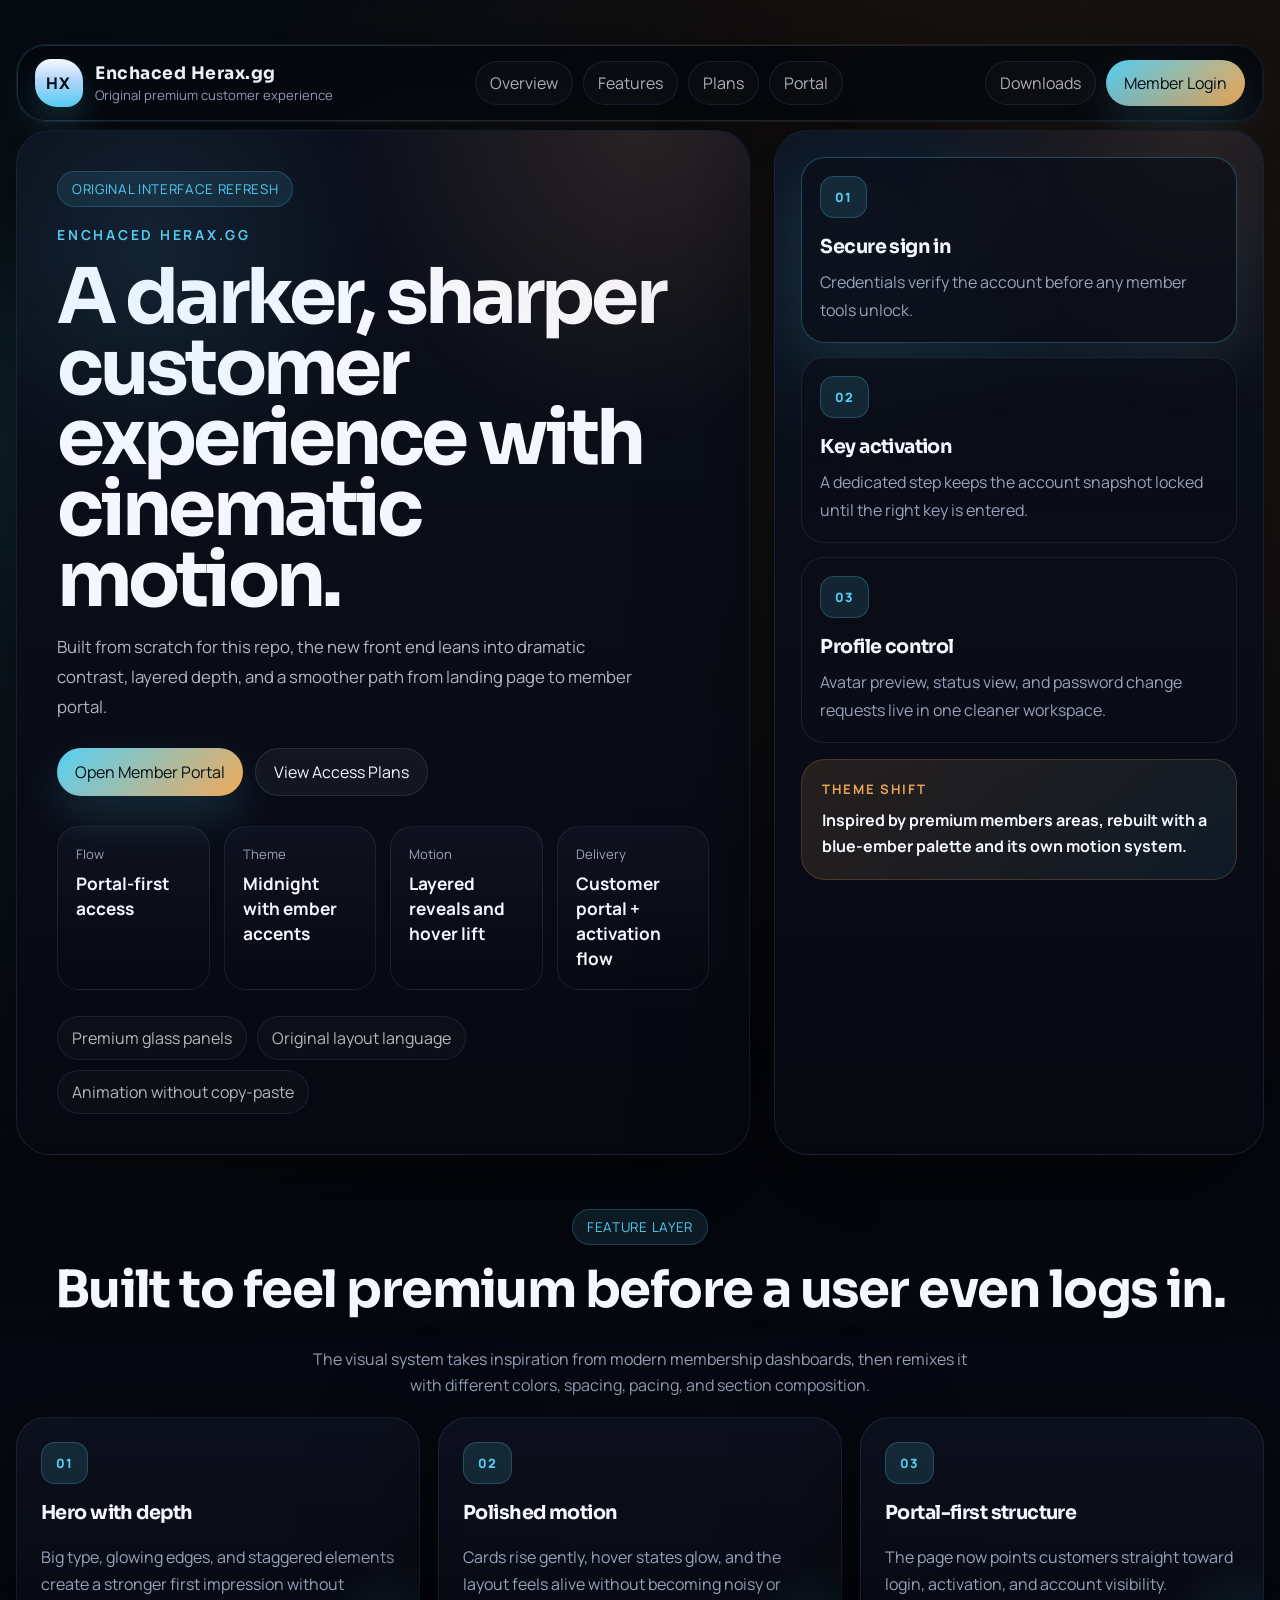
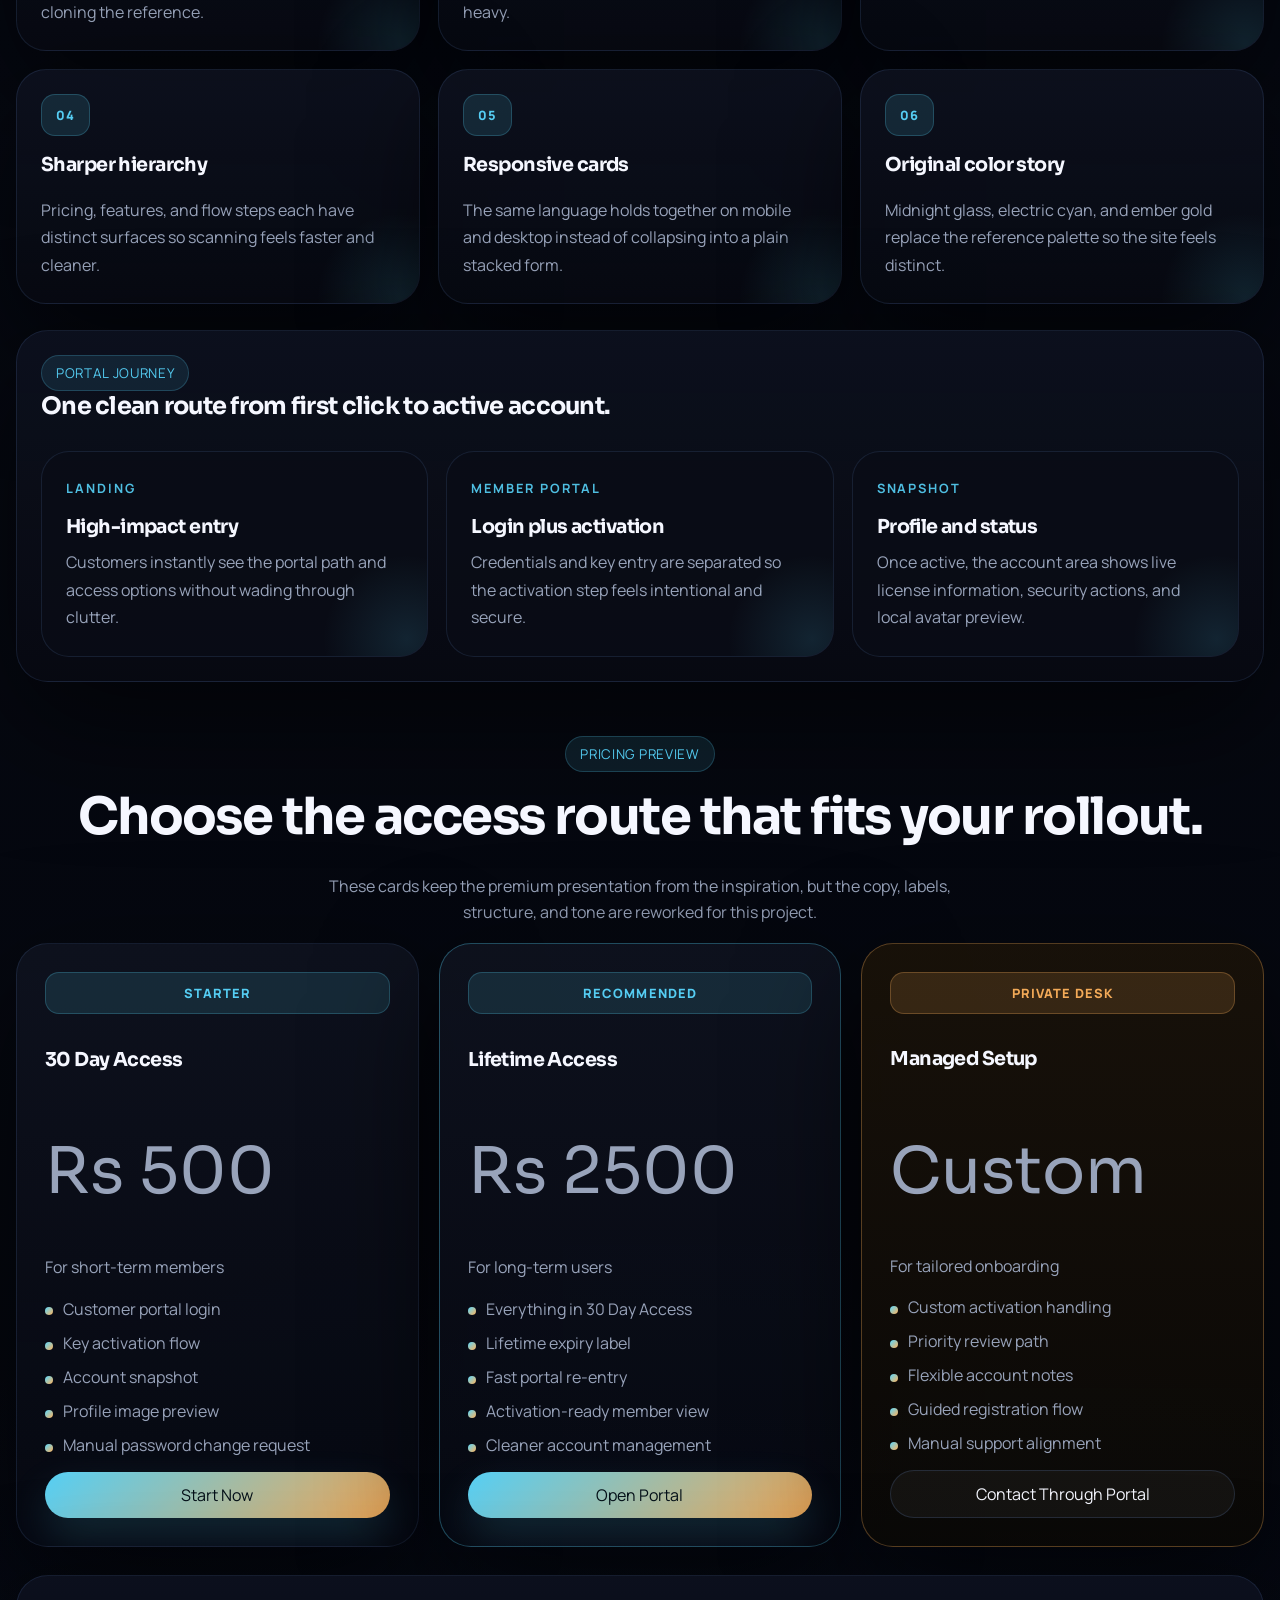
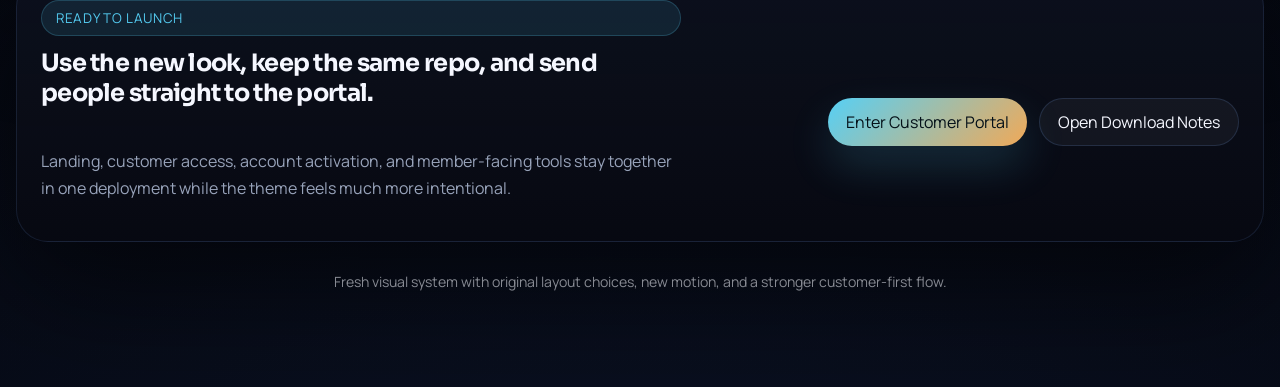
<file: index.html>
<!DOCTYPE html>
<html lang="en">
<head>
  <meta charset="UTF-8" />
  <meta name="viewport" content="width=device-width, initial-scale=1.0" />
  <title>Enchaced Herax.gg Portal</title>
  <link rel="stylesheet" href="css/site.css" />
</head>
<body class="page-home">
  <div class="page-shell">
    <nav class="site-nav">
      <a class="brand" href="index.html">
        <span class="brand-mark">HX</span>
        <span class="brand-copy">
          <strong>Enchaced Herax.gg</strong>
          <span>Original premium customer experience</span>
        </span>
      </a>
      <div class="nav-links">
        <a href="#overview">Overview</a>
        <a href="#features">Features</a>
        <a href="#plans">Plans</a>
        <a href="customer.html">Portal</a>
      </div>
      <div class="nav-actions">
        <a class="ghost-chip" href="exe/README.md">Downloads</a>
        <a class="btn btn-primary" href="customer.html">Member Login</a>
      </div>
    </nav>

    <section class="hero-grid hero-home" id="overview">
      <article class="hero-card hero-card-main">
        <span class="eyebrow">Original Interface Refresh</span>
        <p class="hero-kicker">Enchaced Herax.gg</p>
        <h1 class="headline">A darker, sharper customer experience with cinematic motion.</h1>
        <p class="lede">Built from scratch for this repo, the new front end leans into dramatic contrast, layered depth, and a smoother path from landing page to member portal.</p>
        <div class="hero-actions">
          <a class="btn btn-primary" href="customer.html">Open Member Portal</a>
          <a class="btn btn-secondary" href="#plans">View Access Plans</a>
        </div>
        <div class="hero-metrics hero-metrics-rich">
          <div class="metric">
            <span>Flow</span>
            <strong>Portal-first access</strong>
          </div>
          <div class="metric">
            <span>Theme</span>
            <strong>Midnight with ember accents</strong>
          </div>
          <div class="metric">
            <span>Motion</span>
            <strong>Layered reveals and hover lift</strong>
          </div>
          <div class="metric">
            <span>Delivery</span>
            <strong>Customer portal + activation flow</strong>
          </div>
        </div>
        <div class="ticker-row">
          <span class="ghost-chip">Premium glass panels</span>
          <span class="ghost-chip">Original layout language</span>
          <span class="ghost-chip">Animation without copy-paste</span>
        </div>
      </article>

      <aside class="surface hero-aside">
        <div class="signal-stack">
          <article class="signal-tile active">
            <span>01</span>
            <strong>Secure sign in</strong>
            <p>Credentials verify the account before any member tools unlock.</p>
          </article>
          <article class="signal-tile">
            <span>02</span>
            <strong>Key activation</strong>
            <p>A dedicated step keeps the account snapshot locked until the right key is entered.</p>
          </article>
          <article class="signal-tile">
            <span>03</span>
            <strong>Profile control</strong>
            <p>Avatar preview, status view, and password change requests live in one cleaner workspace.</p>
          </article>
        </div>
        <div class="float-note">
          <span>Theme Shift</span>
          <strong>Inspired by premium members areas, rebuilt with a blue-ember palette and its own motion system.</strong>
        </div>
      </aside>
    </section>

    <section class="section-heading" id="features">
      <span class="eyebrow">Feature Layer</span>
      <h2 class="subhead section-title">Built to feel premium before a user even logs in.</h2>
      <p class="subcopy">The visual system takes inspiration from modern membership dashboards, then remixes it with different colors, spacing, pacing, and section composition.</p>
    </section>

    <section class="feature-showcase">
      <article class="feature-card">
        <span class="feature-index">01</span>
        <h3>Hero with depth</h3>
        <p>Big type, glowing edges, and staggered elements create a stronger first impression without cloning the reference.</p>
      </article>
      <article class="feature-card">
        <span class="feature-index">02</span>
        <h3>Polished motion</h3>
        <p>Cards rise gently, hover states glow, and the layout feels alive without becoming noisy or heavy.</p>
      </article>
      <article class="feature-card">
        <span class="feature-index">03</span>
        <h3>Portal-first structure</h3>
        <p>The page now points customers straight toward login, activation, and account visibility.</p>
      </article>
      <article class="feature-card">
        <span class="feature-index">04</span>
        <h3>Sharper hierarchy</h3>
        <p>Pricing, features, and flow steps each have distinct surfaces so scanning feels faster and cleaner.</p>
      </article>
      <article class="feature-card">
        <span class="feature-index">05</span>
        <h3>Responsive cards</h3>
        <p>The same language holds together on mobile and desktop instead of collapsing into a plain stacked form.</p>
      </article>
      <article class="feature-card">
        <span class="feature-index">06</span>
        <h3>Original color story</h3>
        <p>Midnight glass, electric cyan, and ember gold replace the reference palette so the site feels distinct.</p>
      </article>
    </section>

    <section class="panel narrative-panel">
      <div class="panel-header">
        <div>
          <span class="eyebrow">Portal Journey</span>
          <h2>One clean route from first click to active account.</h2>
        </div>
      </div>
      <div class="journey-grid">
        <article class="journey-card">
          <span>Landing</span>
          <strong>High-impact entry</strong>
          <p>Customers instantly see the portal path and access options without wading through clutter.</p>
        </article>
        <article class="journey-card">
          <span>Member Portal</span>
          <strong>Login plus activation</strong>
          <p>Credentials and key entry are separated so the activation step feels intentional and secure.</p>
        </article>
        <article class="journey-card">
          <span>Snapshot</span>
          <strong>Profile and status</strong>
          <p>Once active, the account area shows live license information, security actions, and local avatar preview.</p>
        </article>
      </div>
    </section>

    <section class="section-heading" id="plans">
      <span class="eyebrow">Pricing Preview</span>
      <h2 class="subhead section-title">Choose the access route that fits your rollout.</h2>
      <p class="subcopy">These cards keep the premium presentation from the inspiration, but the copy, labels, structure, and tone are reworked for this project.</p>
    </section>

    <section class="pricing-grid">
      <article class="plan-card">
        <span class="plan-badge">Starter</span>
        <h3>30 Day Access</h3>
        <p class="plan-price">Rs 500</p>
        <p class="plan-unit">For short-term members</p>
        <ul class="plan-list">
          <li>Customer portal login</li>
          <li>Key activation flow</li>
          <li>Account snapshot</li>
          <li>Profile image preview</li>
          <li>Manual password change request</li>
        </ul>
        <a class="btn btn-primary" href="customer.html">Start Now</a>
      </article>

      <article class="plan-card featured">
        <span class="plan-badge">Recommended</span>
        <h3>Lifetime Access</h3>
        <p class="plan-price">Rs 2500</p>
        <p class="plan-unit">For long-term users</p>
        <ul class="plan-list">
          <li>Everything in 30 Day Access</li>
          <li>Lifetime expiry label</li>
          <li>Fast portal re-entry</li>
          <li>Activation-ready member view</li>
          <li>Cleaner account management</li>
        </ul>
        <a class="btn btn-primary" href="customer.html">Open Portal</a>
      </article>

      <article class="plan-card warm">
        <span class="plan-badge">Private Desk</span>
        <h3>Managed Setup</h3>
        <p class="plan-price">Custom</p>
        <p class="plan-unit">For tailored onboarding</p>
        <ul class="plan-list">
          <li>Custom activation handling</li>
          <li>Priority review path</li>
          <li>Flexible account notes</li>
          <li>Guided registration flow</li>
          <li>Manual support alignment</li>
        </ul>
        <a class="btn btn-secondary" href="customer.html">Contact Through Portal</a>
      </article>
    </section>

    <section class="panel cta-panel">
      <div class="cta-copy">
        <span class="eyebrow">Ready To Launch</span>
        <h2>Use the new look, keep the same repo, and send people straight to the portal.</h2>
        <p class="subcopy">Landing, customer access, account activation, and member-facing tools stay together in one deployment while the theme feels much more intentional.</p>
      </div>
      <div class="hero-actions">
        <a class="btn btn-primary" href="customer.html">Enter Customer Portal</a>
        <a class="btn btn-secondary" href="exe/README.md">Open Download Notes</a>
      </div>
    </section>
    <p class="footer-note">Fresh visual system with original layout choices, new motion, and a stronger customer-first flow.</p>
  </div>
</body>
</html>
</file>
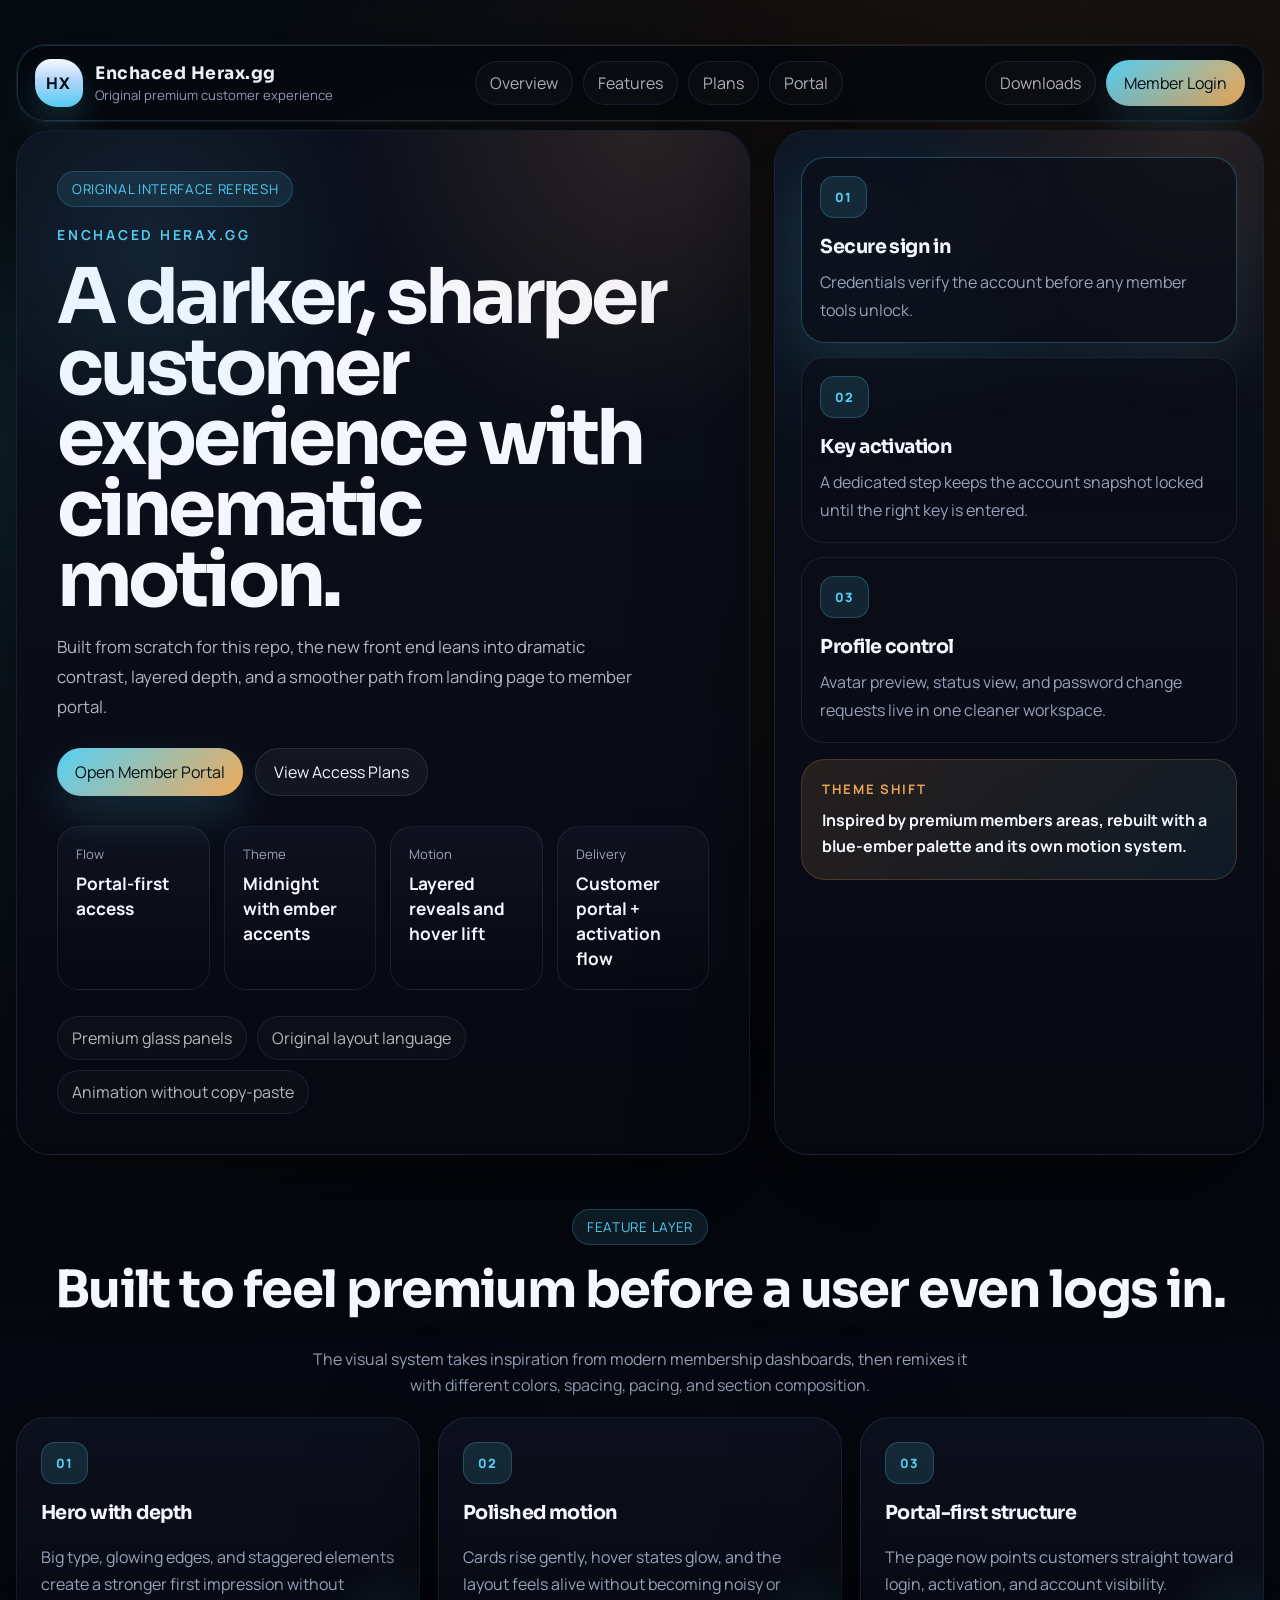
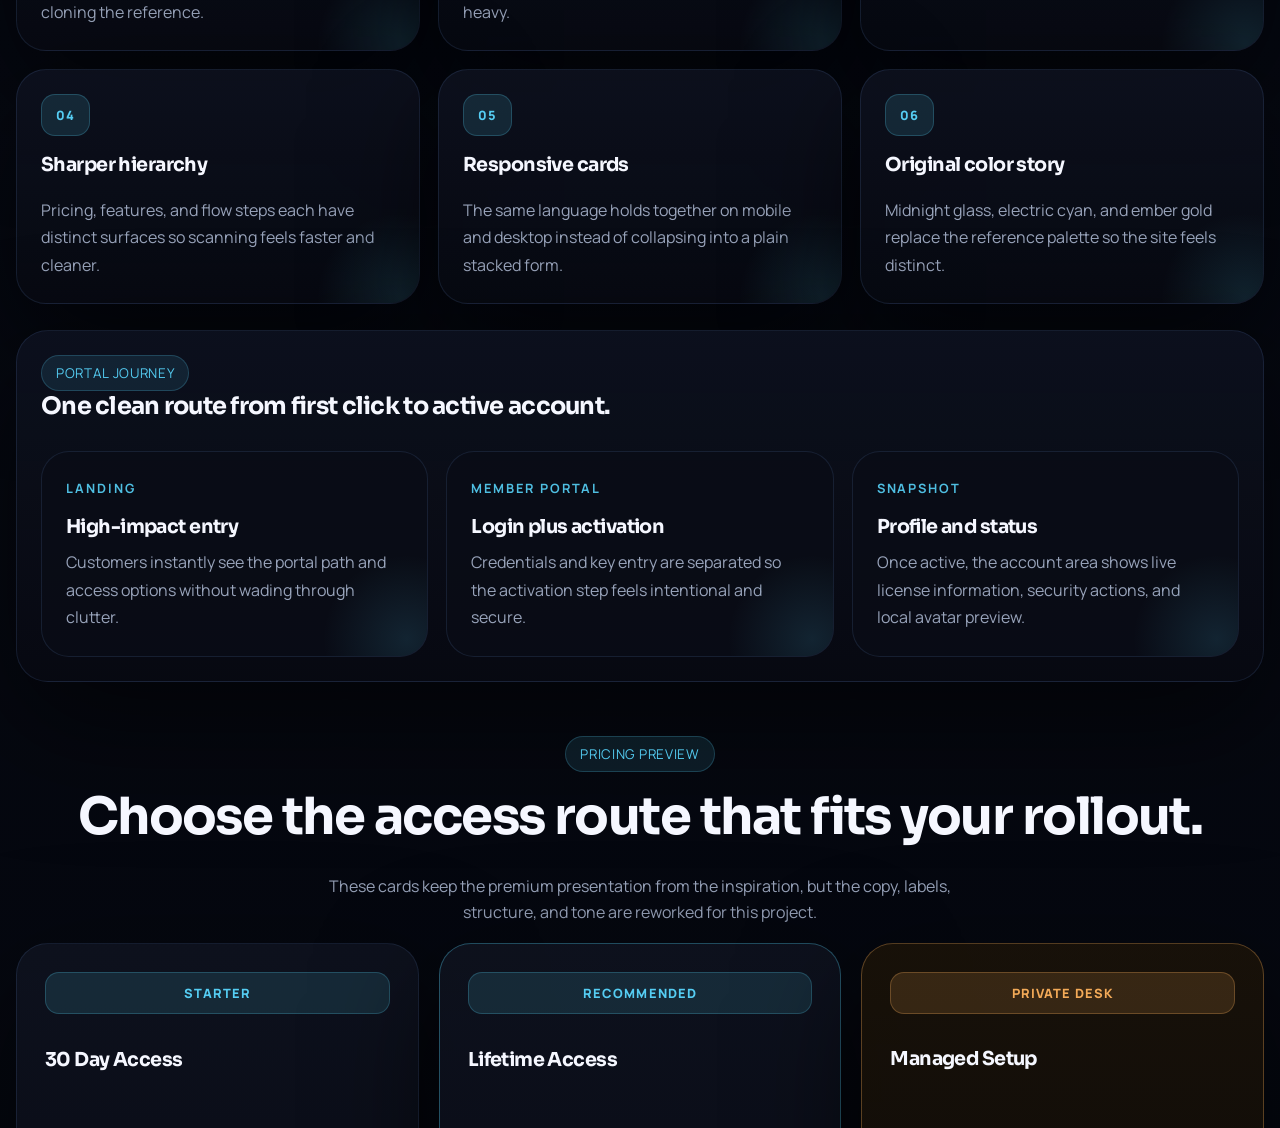
<file: website/index.html>
<!DOCTYPE html>
<html lang="en">
<head>
  <meta charset="UTF-8" />
  <meta http-equiv="refresh" content="0; url=../index.html" />
  <meta name="viewport" content="width=device-width, initial-scale=1.0" />
  <title>Redirecting</title>
</head>
<body>
  <p>Open the main site at <a href="../index.html">../index.html</a>.</p>
</body>
</html>
</file>
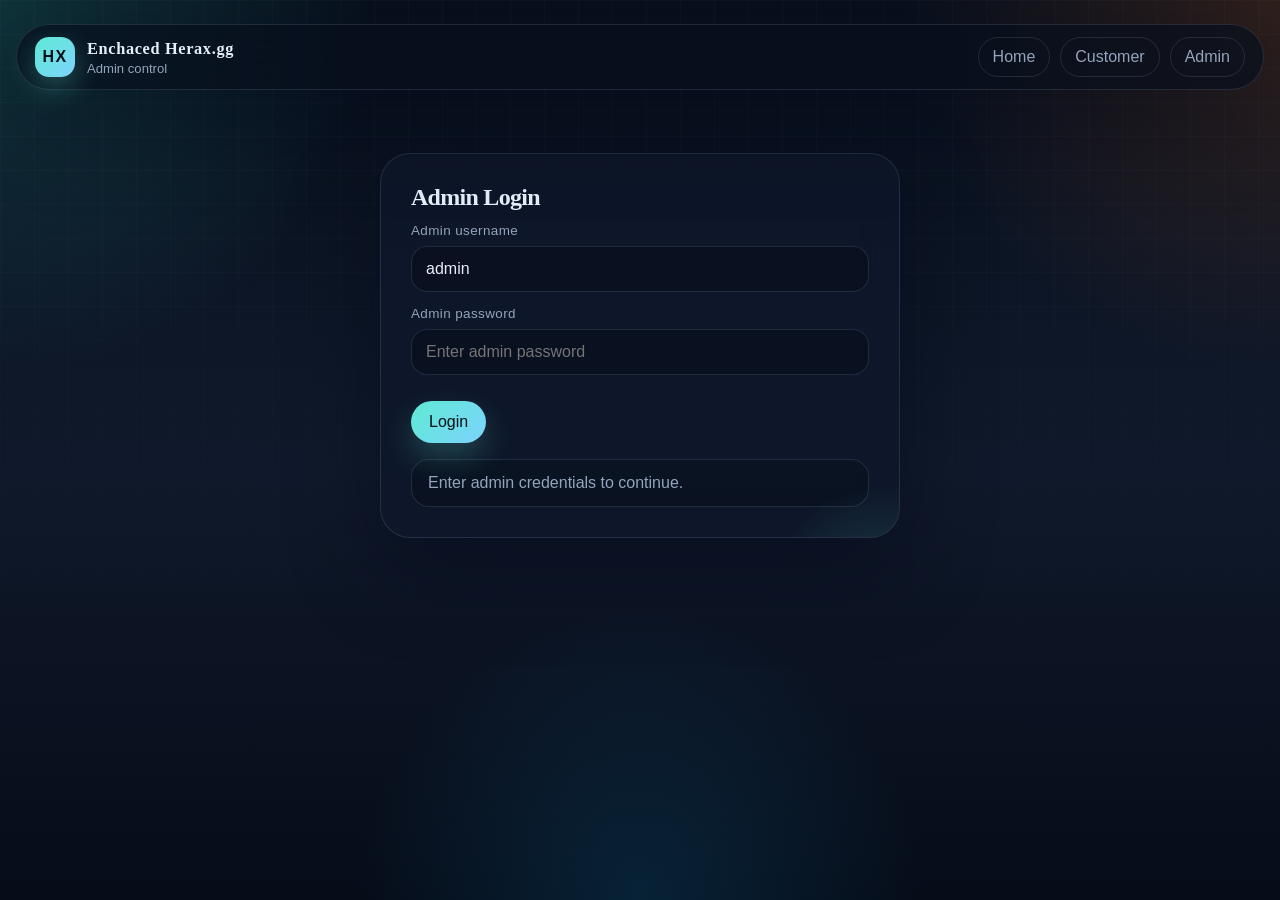
<file: admin.html>
<!DOCTYPE html>
<html lang="en">
<head>
  <meta charset="UTF-8" />
  <meta name="viewport" content="width=device-width, initial-scale=1.0" />
  <title>Enchaced Herax.gg Admin Console</title>
  <link rel="stylesheet" href="css/site.css" />
</head>
<body>
  <div class="page-shell">
    <nav class="site-nav">
      <a class="brand" href="index.html">
        <span class="brand-mark">HX</span>
        <span class="brand-copy">
          <strong>Enchaced Herax.gg</strong>
          <span>Admin control</span>
        </span>
      </a>
      <div class="nav-links">
        <a href="index.html">Home</a>
        <a href="customer.html">Customer</a>
        <a href="admin.html">Admin</a>
      </div>
    </nav>

    <section class="login-shell" id="loginShell">
      <article class="panel login-card">
        <h2>Admin Login</h2>
        <div class="field-grid">
          <div class="field">
            <label for="adminUsername">Admin username</label>
            <input id="adminUsername" placeholder="admin" />
          </div>
          <div class="field">
            <label for="adminPassword">Admin password</label>
            <input id="adminPassword" type="password" placeholder="Enter admin password" />
          </div>
        </div>
        <div class="hero-actions">
          <button class="btn btn-primary" id="adminLoginBtn" type="button">Login</button>
        </div>
        <div class="status-banner" id="loginStatus">Default first login is `admin / change-me-now`. Admin credentials stay in this browser only.</div>
      </article>
    </section>

    <section class="dashboard-grid hide" id="adminApp">
      <article class="panel col-12">
        <div class="panel-header">
          <div>
            <span class="eyebrow">Admin Console</span>
            <h2>Customer data, password reset, and license control</h2>
          </div>
          <button class="btn btn-secondary" id="logoutBtn" type="button">Logout</button>
        </div>
        <div class="stats-strip" id="statsGrid"></div>
        <div class="status-banner" id="adminStatus">Ready.</div>
      </article>

      <article class="panel col-6">
        <h2>Repo Save</h2>
        <div class="field-grid two">
          <div class="field">
            <label for="repoOwner">Owner</label>
            <input id="repoOwner" placeholder="your-user" />
          </div>
          <div class="field">
            <label for="repoName">Repo</label>
            <input id="repoName" placeholder="login-auth" />
          </div>
          <div class="field">
            <label for="repoBranch">Branch</label>
            <input id="repoBranch" value="main" />
          </div>
          <div class="field">
            <label for="repoPath">File path</label>
            <input id="repoPath" value="database/herax_licenses.json" />
          </div>
        </div>
        <div class="field">
          <label for="githubToken">GitHub token</label>
          <input id="githubToken" type="password" placeholder="Token with repo write access" />
        </div>
        <div class="hero-actions">
          <button class="btn btn-secondary" id="loadPublishedBtn" type="button">Load Published</button>
          <button class="btn btn-secondary" id="copyJsonBtn" type="button">Copy JSON</button>
          <button class="btn btn-secondary" id="downloadJsonBtn" type="button">Download JSON</button>
          <button class="btn btn-primary" id="saveRepoBtn" type="button">Save To GitHub</button>
        </div>
      </article>

      <article class="panel col-6">
        <h2>Admin Identity</h2>
        <div class="field-grid two">
          <div class="field">
            <label for="adminConfigUser">Admin username</label>
            <input id="adminConfigUser" />
          </div>
          <div class="field">
            <label for="adminConfigPass">New admin password</label>
            <input id="adminConfigPass" type="password" placeholder="Set new password" />
          </div>
        </div>
        <div class="hero-actions">
          <button class="btn btn-primary" id="updateAdminAuthBtn" type="button">Update Admin Login</button>
        </div>
        <div class="status-banner warning">This login is no longer published in the public JSON feed. Changes stay on this device/browser.</div>
      </article>

      <article class="panel col-5">
        <h2>Create Customer</h2>
        <div class="field-grid two">
          <div class="field">
            <label for="newUsername">Username</label>
            <input id="newUsername" placeholder="new_customer" />
          </div>
          <div class="field">
            <label for="newPassword">Password</label>
            <input id="newPassword" type="password" placeholder="Create password" />
          </div>
          <div class="field">
            <label for="newRole">Role</label>
            <select id="newRole">
              <option value="user">User</option>
              <option value="admin">Admin</option>
            </select>
          </div>
          <div class="field">
            <label for="newStatus">Profile status</label>
            <select id="newStatus">
              <option value="active">Active</option>
              <option value="pending_reset">Pending Reset</option>
              <option value="review">Review</option>
            </select>
          </div>
        </div>
        <div class="field">
          <label for="newUserNote">Internal note</label>
          <textarea id="newUserNote" placeholder="Optional note"></textarea>
        </div>
        <div class="hero-actions">
          <button class="btn btn-primary" id="createUserBtn" type="button">Save Customer</button>
        </div>
      </article>

      <article class="panel col-7">
        <h2>License Forge</h2>
        <div class="field-grid three">
          <div class="field">
            <label for="licenseUsername">Username</label>
            <input id="licenseUsername" placeholder="customer_demo" />
          </div>
          <div class="field">
            <label for="licensePlan">Plan</label>
            <select id="licensePlan">
              <option value="30days">30 Days</option>
              <option value="lifetime">Lifetime</option>
              <option value="custom">Custom</option>
            </select>
          </div>
          <div class="field">
            <label for="licenseRevenue">Revenue</label>
            <input id="licenseRevenue" type="number" min="0" value="500" />
          </div>
          <div class="field">
            <label for="keyMode">Key mode</label>
            <select id="keyMode">
              <option value="random">Random Prefix</option>
              <option value="custom">Custom Prefix</option>
              <option value="none">No Prefix</option>
            </select>
          </div>
          <div class="field">
            <label for="keyCustomPrefix">Custom prefix</label>
            <input id="keyCustomPrefix" placeholder="NOVA" />
          </div>
          <div class="field">
            <label for="licenseExpiry">Expiry date</label>
            <input id="licenseExpiry" type="date" />
          </div>
        </div>
        <div class="field">
          <label for="licenseNotes">License note</label>
          <textarea id="licenseNotes" placeholder="Optional note"></textarea>
        </div>
        <div class="hero-actions">
          <button class="btn btn-primary" id="generateLicenseBtn" type="button">Generate License</button>
          <button class="btn btn-secondary" id="copyLatestKeyBtn" type="button">Copy Latest Key</button>
        </div>
        <div class="status-banner" id="latestKeyBox">No key generated yet.</div>
      </article>

      <article class="table-panel col-12">
        <div class="table-head">
          <div><h2>Customers</h2></div>
          <div class="field" style="min-width: 240px;">
            <label for="userSearch">Search</label>
            <input id="userSearch" placeholder="username, role, status" />
          </div>
        </div>
        <div class="table-wrap">
          <table>
            <thead>
              <tr>
                <th>Username</th>
                <th>Role</th>
                <th>Status</th>
                <th>Created</th>
                <th>Notes</th>
                <th>Actions</th>
              </tr>
            </thead>
            <tbody id="userTable"></tbody>
          </table>
        </div>
      </article>

      <article class="table-panel col-12">
        <div class="table-head">
          <div><h2>Licenses</h2></div>
          <div class="field" style="min-width: 240px;">
            <label for="licenseSearch">Search</label>
            <input id="licenseSearch" placeholder="key, user, status" />
          </div>
        </div>
        <div class="table-wrap">
          <table>
            <thead>
              <tr>
                <th>Key</th>
                <th>User</th>
                <th>Plan</th>
                <th>Status</th>
                <th>Expiry</th>
                <th>Created</th>
                <th>Revenue</th>
                <th>Actions</th>
              </tr>
            </thead>
            <tbody id="licenseTable"></tbody>
          </table>
        </div>
      </article>

      <article class="panel col-12">
        <div class="panel-header">
          <div><h2>JSON Preview</h2></div>
          <button class="btn btn-secondary" id="importPreviewBtn" type="button">Import Preview</button>
        </div>
        <div class="field">
          <textarea id="jsonPreview" spellcheck="false"></textarea>
        </div>
      </article>
    </section>
  </div>

  <script>
    const STORAGE_KEY = "herax-admin-local-draft";
    const ADMIN_AUTH_STORAGE_KEY = "herax-private-admin-auth";
    const SESSION_KEY = "herax-admin-session";
    const KEY_FAMILIES = ["ARC", "NOVA", "RIFT", "VANTA", "ORBIT", "DELTA", "KRYPT", "AERO"];
    const DEFAULT_ADMIN_AUTH = { username: "admin", password_hash: "361m2wh4EzXWlyLRw32fqNH00ZOFh8q5moCCseulMnY=", updated: "2026-03-14" };
    const seedState = {
      users: {
        customer_demo: {
          password_hash: "YxaFN/ej8L4JIpnWavB5apTLi1vjBpp3BCIDCsFqAwE=",
          role: "user",
          created: "2026-03-14",
          status: "active",
          notes: "Demo profile for first-run testing."
        }
      },
      licenses: {
        "NOVA-7XK2P9-Q4M8RD": {
          username: "customer_demo",
          plan: "30days",
          status: "active",
          expiry: "2026-04-13",
          created: "2026-03-14",
          revenue: 500,
          notes: "Demo active license"
        }
      },
      stats: { total_users: 1, total_keys: 1, active_keys: 1, paused_keys: 0, revoked_keys: 0, expired_keys: 0, revenue: 500 },
      meta: { schema_version: 3, updated_at: "2026-03-14", note: "Local draft is saved in the browser. Use Save To GitHub to publish changes." }
    };

    let state = clone(seedState);
    let adminAuth = loadPrivateAdminAuth();
    let latestKey = "";

    const els = {
      loginShell: document.getElementById("loginShell"),
      adminApp: document.getElementById("adminApp"),
      loginStatus: document.getElementById("loginStatus"),
      adminStatus: document.getElementById("adminStatus"),
      adminUsername: document.getElementById("adminUsername"),
      adminPassword: document.getElementById("adminPassword"),
      adminConfigUser: document.getElementById("adminConfigUser"),
      adminConfigPass: document.getElementById("adminConfigPass"),
      statsGrid: document.getElementById("statsGrid"),
      repoOwner: document.getElementById("repoOwner"),
      repoName: document.getElementById("repoName"),
      repoBranch: document.getElementById("repoBranch"),
      repoPath: document.getElementById("repoPath"),
      githubToken: document.getElementById("githubToken"),
      newUsername: document.getElementById("newUsername"),
      newPassword: document.getElementById("newPassword"),
      newRole: document.getElementById("newRole"),
      newStatus: document.getElementById("newStatus"),
      newUserNote: document.getElementById("newUserNote"),
      licenseUsername: document.getElementById("licenseUsername"),
      licensePlan: document.getElementById("licensePlan"),
      licenseRevenue: document.getElementById("licenseRevenue"),
      keyMode: document.getElementById("keyMode"),
      keyCustomPrefix: document.getElementById("keyCustomPrefix"),
      licenseExpiry: document.getElementById("licenseExpiry"),
      licenseNotes: document.getElementById("licenseNotes"),
      latestKeyBox: document.getElementById("latestKeyBox"),
      userSearch: document.getElementById("userSearch"),
      licenseSearch: document.getElementById("licenseSearch"),
      userTable: document.getElementById("userTable"),
      licenseTable: document.getElementById("licenseTable"),
      jsonPreview: document.getElementById("jsonPreview")
    };

    document.getElementById("adminLoginBtn").addEventListener("click", adminLogin);
    document.getElementById("logoutBtn").addEventListener("click", logout);
    document.getElementById("createUserBtn").addEventListener("click", createUser);
    document.getElementById("generateLicenseBtn").addEventListener("click", generateLicense);
    document.getElementById("copyLatestKeyBtn").addEventListener("click", copyLatestKey);
    document.getElementById("loadPublishedBtn").addEventListener("click", () => loadPublishedData(true));
    document.getElementById("copyJsonBtn").addEventListener("click", copyJson);
    document.getElementById("downloadJsonBtn").addEventListener("click", downloadJson);
    document.getElementById("saveRepoBtn").addEventListener("click", saveToRepo);
    document.getElementById("updateAdminAuthBtn").addEventListener("click", updateAdminAuth);
    document.getElementById("importPreviewBtn").addEventListener("click", importPreview);
    els.userSearch.addEventListener("input", renderUsers);
    els.licenseSearch.addEventListener("input", renderLicenses);
    els.licensePlan.addEventListener("change", setDefaultExpiry);

    inferRepoDefaults();
    setDefaultExpiry();
    boot();

    async function boot() {
      await loadPublishedData(false);
      restoreLocalDraft();
      populateAdminForm();
      const session = sessionStorage.getItem(SESSION_KEY);
      if (session && session === adminAuth.username) showApp();
      else setLoginStatus("Enter admin credentials to continue.", "");
    }

    async function adminLogin() {
      const username = els.adminUsername.value.trim();
      const password = els.adminPassword.value;
      if (!username || !password) {
        setLoginStatus("Admin username and password are required.", "error");
        return;
      }
      const candidateHash = await sha256Base64(`${username}|${password}|HeraxAdminPortal`);
      if (username !== adminAuth.username || candidateHash !== adminAuth.password_hash) {
        setLoginStatus("Invalid admin credentials.", "error");
        return;
      }
      sessionStorage.setItem(SESSION_KEY, username);
      showApp();
      setStatus("Admin session unlocked.", "success");
    }

    function showApp() {
      els.loginShell.classList.add("hide");
      els.adminApp.classList.remove("hide");
      syncState("Admin console ready.");
    }

    function logout() {
      sessionStorage.removeItem(SESSION_KEY);
      els.adminPassword.value = "";
      els.loginShell.classList.remove("hide");
      els.adminApp.classList.add("hide");
      setLoginStatus("Logged out.", "warning");
    }

    async function loadPublishedData(announce) {
      try {
        const response = await fetch("./database/herax_licenses.json", { cache: "no-store" });
        if (!response.ok) throw new Error(`Published JSON fetch failed with ${response.status}`);
        state = normalize(await response.json());
        persistDraft();
        if (announce) syncState("Published JSON loaded.");
      } catch (error) {
        state = clone(seedState);
        persistDraft();
        if (announce) syncState(`Using seed data because published JSON could not be loaded: ${error.message}`);
      }
    }

    function restoreLocalDraft() {
      const raw = localStorage.getItem(STORAGE_KEY);
      if (!raw) return;
      try {
        state = normalize(JSON.parse(raw));
        syncState("Loaded local browser draft.");
      } catch (error) {
        setStatus(`Ignoring invalid local draft: ${error.message}`, "warning");
      }
    }

    async function createUser() {
      const username = sanitizeUsername(els.newUsername.value);
      const password = els.newPassword.value;
      if (!username || !password) {
        setStatus("Username and password are required.", "error");
        return;
      }
      if (state.users[username]) {
        setStatus("That customer username already exists.", "error");
        return;
      }
      state.users[username] = {
        password_hash: await sha256Base64(`${username}|${password}|HeraxLicensing`),
        role: els.newRole.value,
        created: today(),
        status: els.newStatus.value,
        notes: els.newUserNote.value.trim()
      };
      els.newUsername.value = "";
      els.newPassword.value = "";
      els.newUserNote.value = "";
      els.licenseUsername.value = username;
      syncState(`Customer ${username} saved.`);
    }

    function renderUsers() {
      const query = els.userSearch.value.trim().toLowerCase();
      const rows = Object.entries(state.users || {})
        .filter(([username, user]) => !query || [username, user.role, user.status, user.notes].join(" ").toLowerCase().includes(query))
        .sort((a, b) => a[0].localeCompare(b[0]))
        .map(([username, user]) => `
          <tr>
            <td class="mono">${username}</td>
            <td>${user.role || "user"}</td>
            <td>${user.status || "active"}</td>
            <td>${user.created || "-"}</td>
            <td>${user.notes || "-"}</td>
            <td>
              <div class="toolbar">
                <button class="button-secondary btn" type="button" onclick="renameUser('${escapeSingleQuotes(username)}')">Rename</button>
                <button class="button-warning btn" type="button" onclick="resetPasswordFor('${escapeSingleQuotes(username)}')">Reset Pass</button>
                <button class="button-danger btn" type="button" onclick="deleteUser('${escapeSingleQuotes(username)}')">Delete</button>
              </div>
            </td>
          </tr>
        `).join("");
      els.userTable.innerHTML = rows || `<tr><td colspan="6">No customers matched this filter.</td></tr>`;
    }

    async function resetPasswordFor(username) {
      const nextPassword = window.prompt(`New password for ${username}:`);
      if (!nextPassword) return;
      if (!state.users[username]) {
        setStatus("Customer not found.", "error");
        return;
      }
      state.users[username].password_hash = await sha256Base64(`${username}|${nextPassword}|HeraxLicensing`);
      state.users[username].status = "active";
      syncState(`Password reset for ${username}.`);
    }

    function renameUser(username) {
      const nextUsername = sanitizeUsername(window.prompt("Rename customer to:", username) || "");
      if (!nextUsername || nextUsername === username) return;
      if (state.users[nextUsername]) {
        setStatus("Target username already exists.", "error");
        return;
      }
      state.users[nextUsername] = state.users[username];
      delete state.users[username];
      for (const license of Object.values(state.licenses || {})) {
        if (license.username === username) license.username = nextUsername;
      }
      syncState(`Customer ${username} renamed to ${nextUsername}.`);
    }

    function deleteUser(username) {
      if (!window.confirm(`Delete ${username} and all linked licenses?`)) return;
      delete state.users[username];
      for (const key of Object.keys(state.licenses || {})) {
        if (state.licenses[key].username === username) delete state.licenses[key];
      }
      syncState(`Customer ${username} deleted.`);
    }

    function generateLicense() {
      const username = sanitizeUsername(els.licenseUsername.value);
      if (!username || !state.users[username]) {
        setStatus("Create or select a valid customer before generating a license.", "error");
        return;
      }
      const plan = els.licensePlan.value;
      const expiry = plan === "lifetime" ? "lifetime" : (els.licenseExpiry.value || autoExpiry(plan));
      const key = issueUniqueKey();
      state.licenses[key] = {
        username,
        plan,
        status: "active",
        expiry,
        created: today(),
        revenue: Number(els.licenseRevenue.value || 0),
        notes: els.licenseNotes.value.trim()
      };
      latestKey = key;
      els.latestKeyBox.textContent = `Latest key: ${key}`;
      els.licenseNotes.value = "";
      syncState(`License ${key} created for ${username}.`);
    }

    function issueUniqueKey() {
      let key = "";
      do {
        key = buildLicenseKey(els.keyMode.value, els.keyCustomPrefix.value);
      } while (state.licenses[key]);
      return key;
    }

    function buildLicenseKey(mode, customPrefix) {
      const alphabet = "ABCDEFGHJKLMNPQRSTUVWXYZ23456789";
      const block = (length) => Array.from({ length }, () => alphabet[Math.floor(Math.random() * alphabet.length)]).join("");
      if (mode === "none") return `${block(6)}-${block(6)}-${block(4)}`;
      let prefix = mode === "custom" ? sanitizePrefix(customPrefix) : KEY_FAMILIES[Math.floor(Math.random() * KEY_FAMILIES.length)];
      if (!prefix) prefix = KEY_FAMILIES[Math.floor(Math.random() * KEY_FAMILIES.length)];
      return `${prefix}-${block(6)}-${block(6)}`;
    }

    function sanitizePrefix(value) {
      return String(value || "").toUpperCase().replace(/[^A-Z0-9]/g, "").slice(0, 6);
    }

    function renderLicenses() {
      const query = els.licenseSearch.value.trim().toLowerCase();
      const rows = Object.entries(state.licenses || {})
        .filter(([key, license]) => !query || [key, license.username, license.plan, license.status, license.notes].join(" ").toLowerCase().includes(query))
        .sort((a, b) => String(b[1].created || "").localeCompare(String(a[1].created || "")))
        .map(([key, license]) => {
          const status = effectiveLicenseStatus(license);
          const expiryLabel = license.expiry === "lifetime" ? "Lifetime" : (license.expiry || "-");
          return `
            <tr>
              <td class="mono">${key}</td>
              <td>${license.username || "-"}</td>
              <td>${license.plan || "-"}</td>
              <td><span class="pill ${status}">${status}</span></td>
              <td>${expiryLabel}</td>
              <td>${license.created || "-"}</td>
              <td>Rs ${Number(license.revenue || 0)}</td>
              <td>
                <div class="toolbar">
                  <button class="button-secondary btn" type="button" onclick="copyKey('${escapeSingleQuotes(key)}')">Copy</button>
                  <button class="button-warning btn" type="button" onclick="setLicenseStatus('${escapeSingleQuotes(key)}', 'paused')">Pause</button>
                  <button class="button-success btn" type="button" onclick="setLicenseStatus('${escapeSingleQuotes(key)}', 'active')">Activate</button>
                  <button class="button-success btn" type="button" onclick="extendLicense('${escapeSingleQuotes(key)}', 30)">+30d</button>
                  <button class="button-danger btn" type="button" onclick="setLicenseStatus('${escapeSingleQuotes(key)}', 'revoked')">Revoke</button>
                  <button class="button-danger btn" type="button" onclick="deleteLicense('${escapeSingleQuotes(key)}')">Delete</button>
                </div>
              </td>
            </tr>
          `;
        }).join("");
      els.licenseTable.innerHTML = rows || `<tr><td colspan="8">No licenses matched this filter.</td></tr>`;
    }

    function setLicenseStatus(key, status) {
      if (!state.licenses[key]) {
        setStatus("License not found.", "error");
        return;
      }
      state.licenses[key].status = status;
      syncState(`License ${key} marked as ${status}.`);
    }

    function extendLicense(key, days) {
      const license = state.licenses[key];
      if (!license) {
        setStatus("License not found.", "error");
        return;
      }
      if (license.expiry === "lifetime") {
        setStatus("Lifetime licenses do not need extension.", "warning");
        return;
      }
      const base = license.expiry && license.expiry > today() ? new Date(license.expiry) : new Date();
      base.setDate(base.getDate() + days);
      license.expiry = base.toISOString().slice(0, 10);
      if (license.status !== "revoked") license.status = "active";
      syncState(`License ${key} extended by ${days} days.`);
    }

    function deleteLicense(key) {
      if (!window.confirm(`Delete license ${key}?`)) return;
      delete state.licenses[key];
      syncState(`License ${key} deleted.`);
    }

    async function copyKey(key) {
      try {
        await navigator.clipboard.writeText(key);
        setStatus(`Copied ${key} to clipboard.`, "success");
      } catch (error) {
        setStatus(`Copy failed for ${key}.`, "warning");
      }
    }

    async function copyLatestKey() {
      if (!latestKey) {
        setStatus("No generated key to copy yet.", "warning");
        return;
      }
      await copyKey(latestKey);
    }

    async function updateAdminAuth() {
      const username = sanitizeUsername(els.adminConfigUser.value) || "admin";
      const password = els.adminConfigPass.value;
      if (!password) {
        setStatus("Enter a new admin password first.", "error");
        return;
      }
      adminAuth = {
        username,
        password_hash: await sha256Base64(`${username}|${password}|HeraxAdminPortal`),
        updated: today()
      };
      savePrivateAdminAuth();
      sessionStorage.setItem(SESSION_KEY, username);
      els.adminConfigPass.value = "";
      populateAdminForm();
      setLoginStatus("Admin credentials updated on this browser.", "success");
      syncState("Admin login settings updated.");
    }

    function syncState(message) {
      recomputeStats();
      state.meta = { ...(state.meta || {}), schema_version: 3, updated_at: today(), note: "Local draft is saved in the browser. Use Save To GitHub to publish changes." };
      els.jsonPreview.value = JSON.stringify(state, null, 2);
      renderStats();
      renderUsers();
      renderLicenses();
      persistDraft();
      setStatus(message, "success");
    }

    function recomputeStats() {
      const users = Object.keys(state.users || {});
      const licenses = Object.values(state.licenses || {});
      let active = 0;
      let paused = 0;
      let revoked = 0;
      let expired = 0;
      let revenue = 0;
      for (const license of licenses) {
        revenue += Number(license.revenue || 0);
        const status = effectiveLicenseStatus(license);
        if (status === "active") active += 1;
        if (status === "paused") paused += 1;
        if (status === "revoked") revoked += 1;
        if (status === "expired") expired += 1;
      }
      state.stats = { total_users: users.length, total_keys: licenses.length, active_keys: active, paused_keys: paused, revoked_keys: revoked, expired_keys: expired, revenue };
    }

    function renderStats() {
      const stats = state.stats || {};
      els.statsGrid.innerHTML = [
        stat("Customers", stats.total_users || 0),
        stat("Keys", stats.total_keys || 0),
        stat("Active", stats.active_keys || 0),
        stat("Paused", stats.paused_keys || 0),
        stat("Revoked", stats.revoked_keys || 0),
        stat("Expired", stats.expired_keys || 0),
        stat("Revenue", `Rs ${stats.revenue || 0}`)
      ].join("");
    }

    function importPreview() {
      try {
        state = normalize(JSON.parse(els.jsonPreview.value));
        populateAdminForm();
        syncState("JSON preview imported.");
      } catch (error) {
        setStatus(`JSON import failed: ${error.message}`, "error");
      }
    }

    async function saveToRepo() {
      const token = els.githubToken.value.trim();
      const owner = els.repoOwner.value.trim();
      const repo = els.repoName.value.trim();
      const branch = els.repoBranch.value.trim() || "main";
      const filePath = els.repoPath.value.trim() || "database/herax_licenses.json";
      if (!token || !owner || !repo || !filePath) {
        setStatus("Owner, repo, file path, and GitHub token are required.", "error");
        return;
      }
      try {
        const baseUrl = `https://api.github.com/repos/${encodeURIComponent(owner)}/${encodeURIComponent(repo)}/contents/${encodePath(filePath)}`;
        const metaResponse = await fetch(`${baseUrl}?ref=${encodeURIComponent(branch)}`, {
          headers: { "Authorization": `Bearer ${token}`, "Accept": "application/vnd.github+json" }
        });
        if (!metaResponse.ok) throw new Error(`Could not fetch file metadata (${metaResponse.status}).`);
        const currentFile = await metaResponse.json();
        const saveResponse = await fetch(baseUrl, {
          method: "PUT",
          headers: {
            "Authorization": `Bearer ${token}`,
            "Accept": "application/vnd.github+json",
            "Content-Type": "application/json"
          },
          body: JSON.stringify({
            message: `Update ${filePath} via admin portal`,
            content: utf8ToBase64(JSON.stringify(state, null, 2)),
            sha: currentFile.sha,
            branch
          })
        });
        if (!saveResponse.ok) {
          const body = await saveResponse.text();
          throw new Error(`GitHub save failed (${saveResponse.status}): ${body}`);
        }
        setStatus(`Saved ${filePath} to ${owner}/${repo}@${branch}.`, "success");
      } catch (error) {
        setStatus(error.message, "error");
      }
    }

    async function copyJson() {
      try {
        await navigator.clipboard.writeText(els.jsonPreview.value);
        setStatus("Current JSON copied to clipboard.", "success");
      } catch (error) {
        setStatus("Copy failed.", "warning");
      }
    }

    function downloadJson() {
      const blob = new Blob([els.jsonPreview.value], { type: "application/json" });
      const url = URL.createObjectURL(blob);
      const anchor = document.createElement("a");
      anchor.href = url;
      anchor.download = "herax_licenses.json";
      anchor.click();
      URL.revokeObjectURL(url);
      setStatus("JSON download started.", "success");
    }

    function persistDraft() {
      localStorage.setItem(STORAGE_KEY, JSON.stringify(state));
    }

    function populateAdminForm() {
      els.adminConfigUser.value = adminAuth.username || "admin";
      els.adminUsername.value = adminAuth.username || "admin";
    }

    function loadPrivateAdminAuth() {
      const raw = localStorage.getItem(ADMIN_AUTH_STORAGE_KEY);
      if (!raw) return clone(DEFAULT_ADMIN_AUTH);
      try {
        return { ...DEFAULT_ADMIN_AUTH, ...JSON.parse(raw) };
      } catch (error) {
        return clone(DEFAULT_ADMIN_AUTH);
      }
    }

    function savePrivateAdminAuth() {
      localStorage.setItem(ADMIN_AUTH_STORAGE_KEY, JSON.stringify(adminAuth));
    }

    function effectiveLicenseStatus(license) {
      if (!license) return "revoked";
      if (license.status === "revoked") return "revoked";
      if (license.status === "paused") return "paused";
      if (license.expiry !== "lifetime" && license.expiry && license.expiry < today()) return "expired";
      return "active";
    }

    function normalize(data) {
      return {
        users: data?.users || {},
        licenses: data?.licenses || {},
        stats: { ...seedState.stats, ...(data?.stats || {}) },
        meta: { ...seedState.meta, ...(data?.meta || {}) }
      };
    }

    function stat(label, value) {
      return `<div class="stat-card"><span>${label}</span><strong>${value}</strong></div>`;
    }

    async function sha256Base64(value) {
      const bytes = new TextEncoder().encode(value);
      const hash = await crypto.subtle.digest("SHA-256", bytes);
      return btoa(String.fromCharCode(...new Uint8Array(hash)));
    }

    function utf8ToBase64(value) {
      const bytes = new TextEncoder().encode(value);
      let binary = "";
      for (const byte of bytes) binary += String.fromCharCode(byte);
      return btoa(binary);
    }

    function encodePath(path) {
      return path.split("/").map(encodeURIComponent).join("/");
    }

    function inferRepoDefaults() {
      if (location.hostname.endsWith(".github.io")) {
        els.repoOwner.value = location.hostname.split(".")[0];
        const pieces = location.pathname.split("/").filter(Boolean);
        if (pieces.length) els.repoName.value = pieces[0];
      } else {
        els.repoOwner.value = "your-user";
        els.repoName.value = "login-auth";
      }
    }

    function setDefaultExpiry() {
      if (els.licensePlan.value === "lifetime") return;
      const date = new Date();
      date.setDate(date.getDate() + 30);
      els.licenseExpiry.value = date.toISOString().slice(0, 10);
    }

    function autoExpiry(plan) {
      const date = new Date();
      if (plan === "30days") date.setDate(date.getDate() + 30);
      else date.setFullYear(date.getFullYear() + 1);
      return date.toISOString().slice(0, 10);
    }

    function setStatus(message, tone) {
      els.adminStatus.className = `status-banner${tone ? ` ${tone}` : ""}`;
      els.adminStatus.textContent = message;
    }

    function setLoginStatus(message, tone) {
      els.loginStatus.className = `status-banner${tone ? ` ${tone}` : ""}`;
      els.loginStatus.textContent = message;
    }

    function sanitizeUsername(value) {
      return String(value || "").trim().replace(/\s+/g, "_");
    }

    function escapeSingleQuotes(value) {
      return String(value).replace(/\\/g, "\\\\").replace(/'/g, "\\'");
    }

    function today() {
      return new Date().toISOString().slice(0, 10);
    }

    function clone(value) {
      return JSON.parse(JSON.stringify(value));
    }

    window.renameUser = renameUser;
    window.resetPasswordFor = resetPasswordFor;
    window.deleteUser = deleteUser;
    window.setLicenseStatus = setLicenseStatus;
    window.extendLicense = extendLicense;
    window.deleteLicense = deleteLicense;
    window.copyKey = copyKey;
  </script>
</body>
</html>
</file>
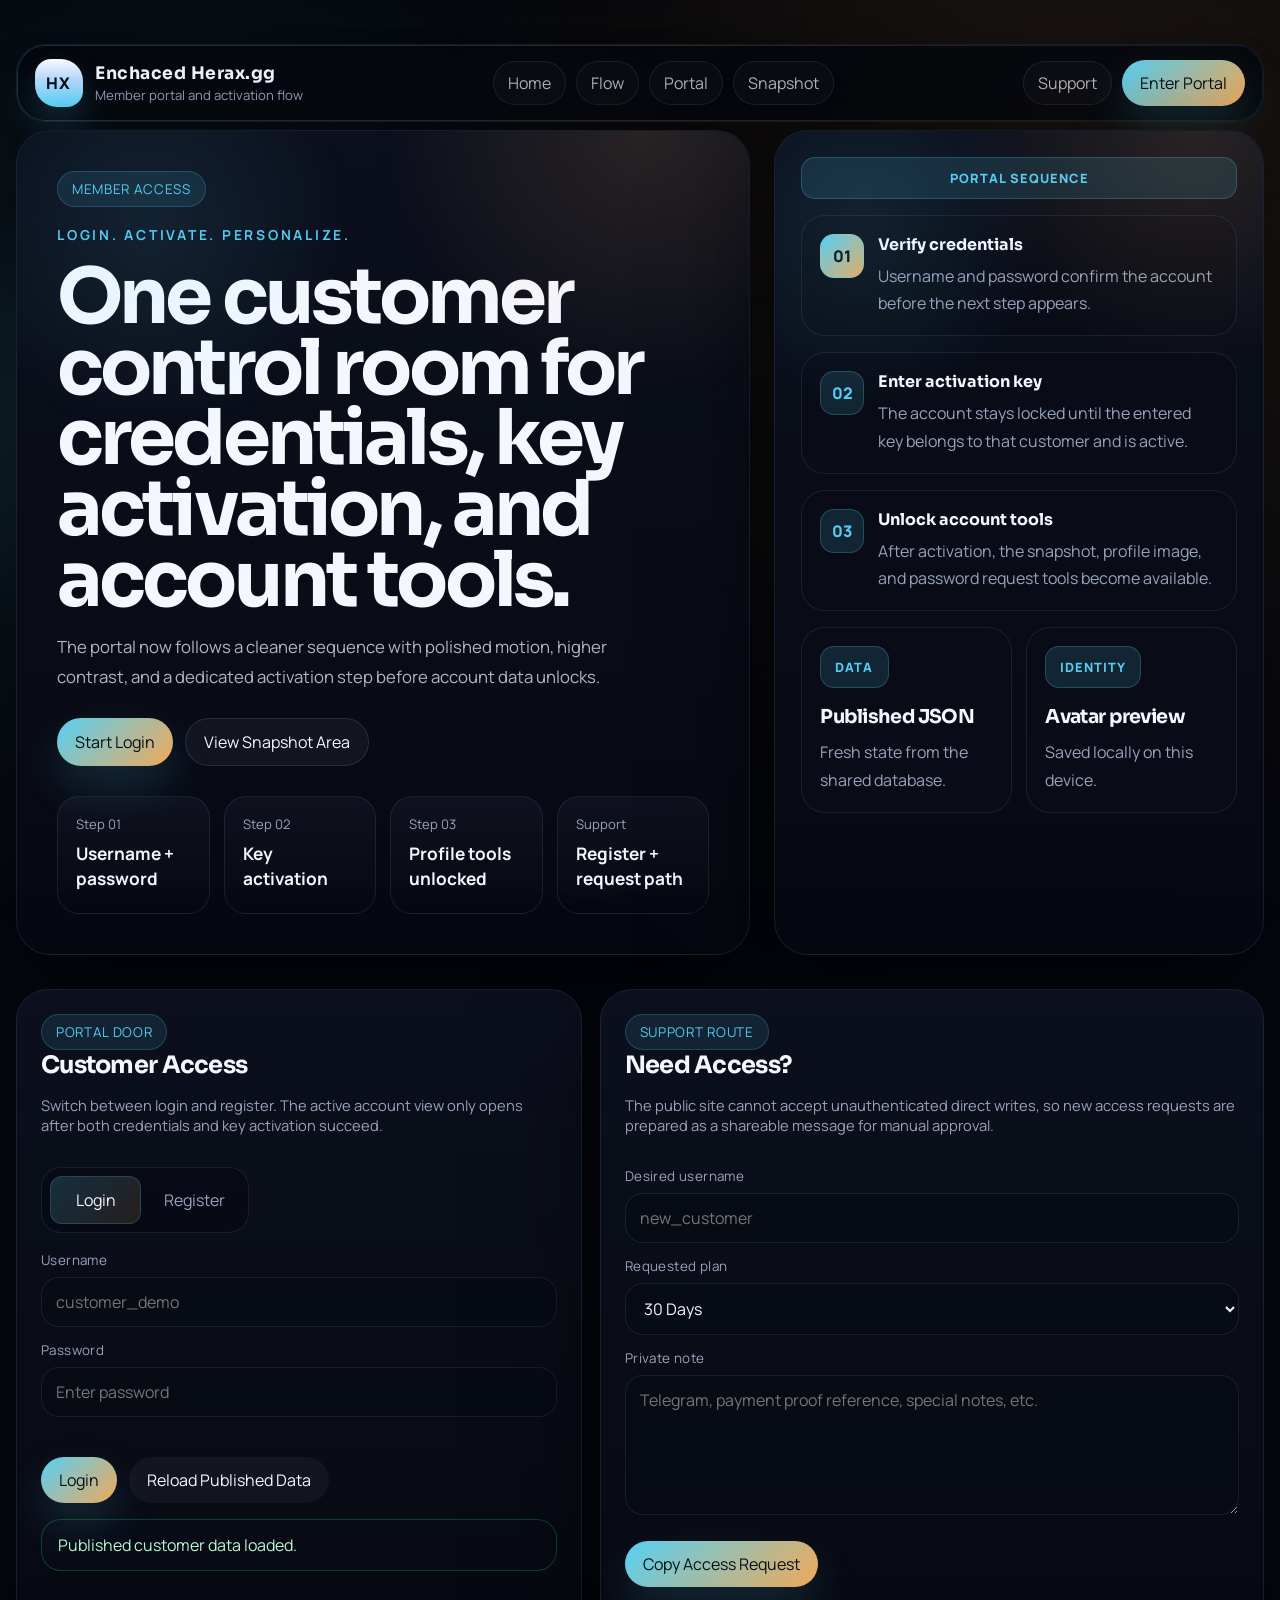
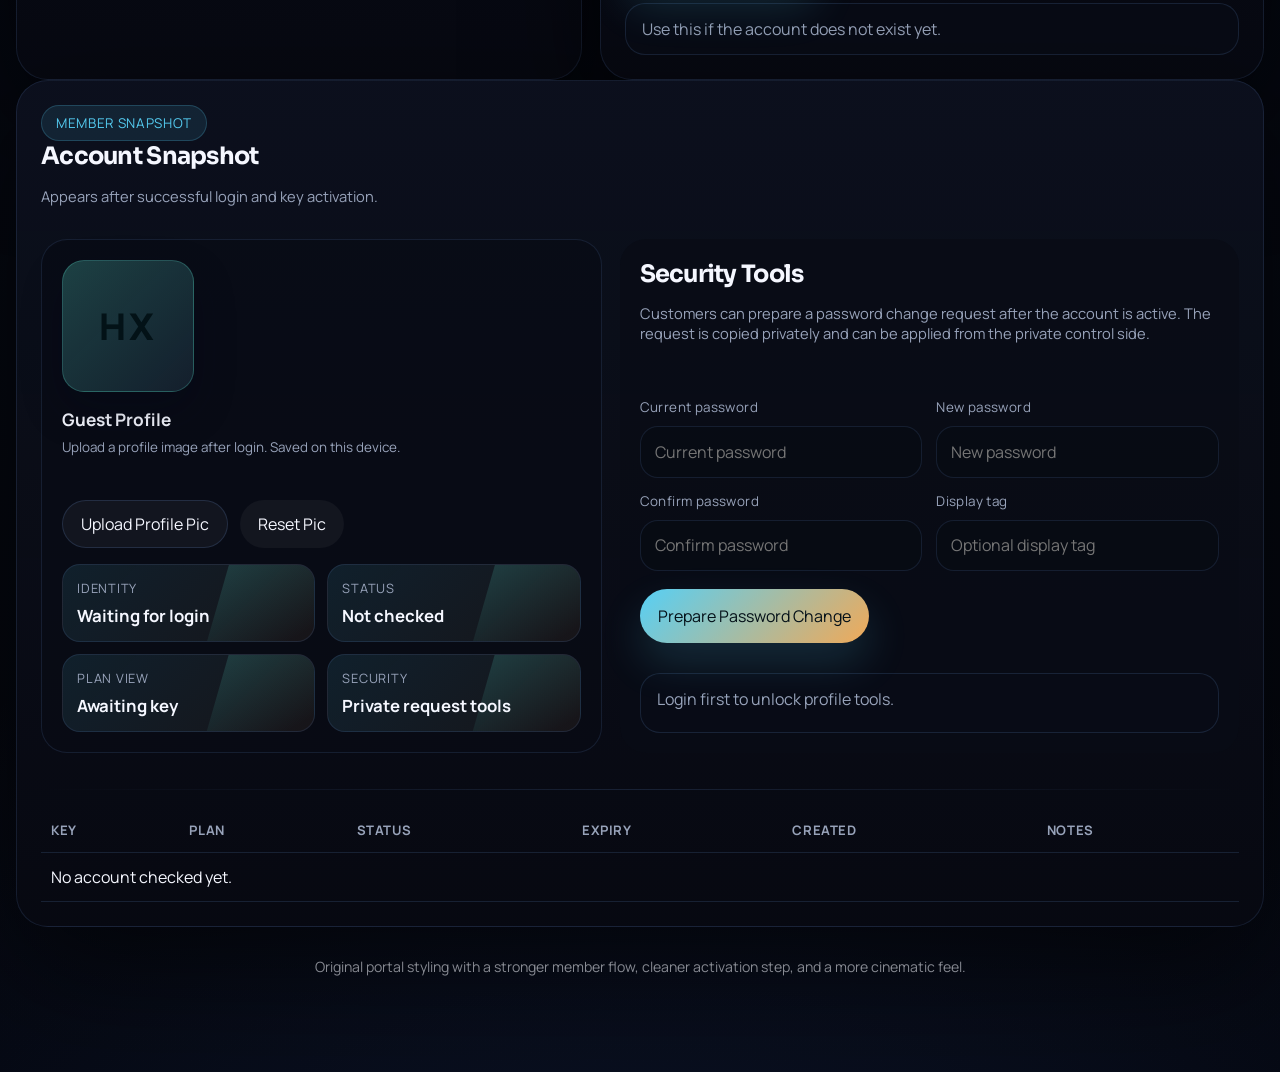
<file: customer.html>
<!DOCTYPE html>
<html lang="en">
<head>
  <meta charset="UTF-8" />
  <meta name="viewport" content="width=device-width, initial-scale=1.0" />
  <title>Enchaced Herax.gg Customer Portal</title>
  <link rel="stylesheet" href="css/site.css" />
</head>
<body class="page-customer">
  <div class="page-shell">
    <nav class="site-nav">
      <a class="brand" href="index.html">
        <span class="brand-mark">HX</span>
        <span class="brand-copy">
          <strong>Enchaced Herax.gg</strong>
          <span>Member portal and activation flow</span>
        </span>
      </a>
      <div class="nav-links">
        <a href="index.html">Home</a>
        <a href="#flow">Flow</a>
        <a href="#portalStart">Portal</a>
        <a href="#snapshot">Snapshot</a>
      </div>
      <div class="nav-actions">
        <a class="ghost-chip" href="#support">Support</a>
        <a class="btn btn-primary" href="#portalStart">Enter Portal</a>
      </div>
    </nav>

    <section class="hero-grid customer-hero" id="flow">
      <article class="hero-card hero-card-main">
        <span class="eyebrow">Member Access</span>
        <p class="hero-kicker">Login. Activate. Personalize.</p>
        <h1 class="headline">One customer control room for credentials, key activation, and account tools.</h1>
        <p class="lede">The portal now follows a cleaner sequence with polished motion, higher contrast, and a dedicated activation step before account data unlocks.</p>
        <div class="hero-actions">
          <a class="btn btn-primary" href="#portalStart">Start Login</a>
          <a class="btn btn-secondary" href="#snapshot">View Snapshot Area</a>
        </div>
        <div class="hero-metrics hero-metrics-rich">
          <div class="metric">
            <span>Step 01</span>
            <strong>Username + password</strong>
          </div>
          <div class="metric">
            <span>Step 02</span>
            <strong>Key activation</strong>
          </div>
          <div class="metric">
            <span>Step 03</span>
            <strong>Profile tools unlocked</strong>
          </div>
          <div class="metric">
            <span>Support</span>
            <strong>Register + request path</strong>
          </div>
        </div>
      </article>

      <aside class="surface flow-rail">
        <span class="section-tag">Portal Sequence</span>
        <div class="flow-step active">
          <span>01</span>
          <div>
            <strong>Verify credentials</strong>
            <p>Username and password confirm the account before the next step appears.</p>
          </div>
        </div>
        <div class="flow-step">
          <span>02</span>
          <div>
            <strong>Enter activation key</strong>
            <p>The account stays locked until the entered key belongs to that customer and is active.</p>
          </div>
        </div>
        <div class="flow-step">
          <span>03</span>
          <div>
            <strong>Unlock account tools</strong>
            <p>After activation, the snapshot, profile image, and password request tools become available.</p>
          </div>
        </div>
        <div class="flow-mini-grid">
          <div class="signal-tile">
            <span>Data</span>
            <strong>Published JSON</strong>
            <p>Fresh state from the shared database.</p>
          </div>
          <div class="signal-tile">
            <span>Identity</span>
            <strong>Avatar preview</strong>
            <p>Saved locally on this device.</p>
          </div>
        </div>
      </aside>
    </section>

    <section class="two-column" id="portalStart">
      <article class="panel portal-card">
        <div class="panel-header">
          <div>
            <span class="eyebrow">Portal Door</span>
            <h2>Customer Access</h2>
            <p class="panel-note">Switch between login and register. The active account view only opens after both credentials and key activation succeed.</p>
          </div>
        </div>
        <div class="auth-toggle">
          <button class="active" id="showLoginPaneBtn" type="button">Login</button>
          <button id="showRegisterPaneBtn" type="button">Register</button>
        </div>
        <div class="auth-pane" id="loginPane">
          <div class="field-grid">
            <div class="field">
              <label for="customerUsername">Username</label>
              <input id="customerUsername" placeholder="customer_demo" />
            </div>
            <div class="field">
              <label for="customerPassword">Password</label>
              <input id="customerPassword" type="password" placeholder="Enter password" />
            </div>
          </div>
          <div class="hero-actions">
            <button class="btn btn-primary" id="customerLoginBtn" type="button">Login</button>
            <button class="btn btn-secondary" id="customerReloadBtn" type="button">Reload Published Data</button>
          </div>
          <div class="auth-pane hide" id="activationPane">
            <div class="divider"></div>
            <div class="panel-header">
              <div>
                <h2>Key Activation</h2>
                <p class="panel-note">Credentials verify hone ke baad yahan apni key enter karo. Valid key ke baad hi account active hoga.</p>
              </div>
            </div>
            <div class="field-grid two">
              <div class="field">
                <label for="activationUsername">Verified username</label>
                <input id="activationUsername" placeholder="Verified after login" readonly />
              </div>
              <div class="field">
                <label for="activationKey">License key</label>
                <input id="activationKey" placeholder="Paste your activation key" />
              </div>
            </div>
            <div class="hero-actions">
              <button class="btn btn-primary" id="activateAccountBtn" type="button">Activate Account</button>
            </div>
            <div class="status-banner" id="activationStatus">Login first, then enter your key.</div>
          </div>
        </div>
        <div class="auth-pane hide" id="registerPane">
          <div class="field-grid two">
            <div class="field">
              <label for="registerUsername">Desired username</label>
              <input id="registerUsername" placeholder="new_customer" />
            </div>
            <div class="field">
              <label for="registerPlan">Plan</label>
              <select id="registerPlan">
                <option value="30days">30 Days</option>
                <option value="lifetime">Lifetime</option>
                <option value="custom">Custom</option>
              </select>
            </div>
            <div class="field">
              <label for="registerPassword">Password</label>
              <input id="registerPassword" type="password" placeholder="Choose password" />
            </div>
            <div class="field">
              <label for="registerConfirmPassword">Confirm password</label>
              <input id="registerConfirmPassword" type="password" placeholder="Confirm password" />
            </div>
            <div class="field">
              <label for="registerContact">Contact</label>
              <input id="registerContact" placeholder="Telegram or WhatsApp" />
            </div>
            <div class="field">
              <label for="registerTag">Display tag</label>
              <input id="registerTag" placeholder="Optional profile tag" />
            </div>
          </div>
          <div class="field">
            <label for="registerNote">Signup note</label>
            <textarea id="registerNote" placeholder="Payment note, referral, preferred package, or anything important."></textarea>
          </div>
          <div class="hero-actions">
            <button class="btn btn-primary" id="registerRequestBtn" type="button">Register</button>
          </div>
        </div>
        <div class="status-banner" id="customerStatus">Ready.</div>
      </article>

      <article class="panel support-card" id="support">
        <div class="panel-header">
          <div>
            <span class="eyebrow">Support Route</span>
            <h2>Need Access?</h2>
            <p class="panel-note">The public site cannot accept unauthenticated direct writes, so new access requests are prepared as a shareable message for manual approval.</p>
          </div>
        </div>
        <div class="field-grid">
          <div class="field">
            <label for="requestName">Desired username</label>
            <input id="requestName" placeholder="new_customer" />
          </div>
          <div class="field">
            <label for="requestPlan">Requested plan</label>
            <select id="requestPlan">
              <option value="30days">30 Days</option>
              <option value="lifetime">Lifetime</option>
              <option value="custom">Custom</option>
            </select>
          </div>
          <div class="field">
            <label for="requestNote">Private note</label>
            <textarea id="requestNote" placeholder="Telegram, payment proof reference, special notes, etc."></textarea>
          </div>
        </div>
        <div class="hero-actions">
          <button class="btn btn-primary" id="copyRequestBtn" type="button">Copy Access Request</button>
        </div>
        <div class="status-banner" id="requestStatus">Use this if the account does not exist yet.</div>
      </article>
    </section>

    <section class="dashboard-grid" id="snapshot">
      <article class="panel col-12">
        <div class="panel-header">
          <div>
            <span class="eyebrow">Member Snapshot</span>
            <h2>Account Snapshot</h2>
            <p class="panel-note">Appears after successful login and key activation.</p>
          </div>
        </div>
        <div class="profile-stage">
          <div class="avatar-card">
            <div class="avatar-frame">
              <img id="profileAvatarImage" class="avatar-image hide" alt="Profile picture" />
              <div id="profileAvatarFallback" class="avatar-fallback">HX</div>
            </div>
            <div class="avatar-meta">
              <strong id="profileName">Guest Profile</strong>
              <span class="mini-note" id="profileMeta">Upload a profile image after login. Saved on this device.</span>
            </div>
            <div class="hero-actions">
              <label class="btn btn-secondary file-picker">
                Upload Profile Pic
                <input id="profileAvatarInput" type="file" accept="image/*" />
              </label>
              <button class="btn btn-secondary" id="resetAvatarBtn" type="button">Reset Pic</button>
            </div>
            <div class="rect-profile">
              <div class="rect">
                <span>Identity</span>
                <strong id="profileUsernameCard">Waiting for login</strong>
              </div>
              <div class="rect">
                <span>Status</span>
                <strong id="profileStatusCard">Not checked</strong>
              </div>
              <div class="rect">
                <span>Plan View</span>
                <strong id="profilePlanCard">No licenses yet</strong>
              </div>
              <div class="rect">
                <span>Security</span>
                <strong>Private request tools</strong>
              </div>
            </div>
          </div>

          <div class="security-card">
            <div class="panel-header">
              <div>
                <h2>Security Tools</h2>
                <p class="panel-note">Customers can prepare a password change request after the account is active. The request is copied privately and can be applied from the private control side.</p>
              </div>
            </div>
            <div class="field-grid two">
              <div class="field">
                <label for="currentPassword">Current password</label>
                <input id="currentPassword" type="password" placeholder="Current password" />
              </div>
              <div class="field">
                <label for="newProfilePassword">New password</label>
                <input id="newProfilePassword" type="password" placeholder="New password" />
              </div>
              <div class="field">
                <label for="confirmProfilePassword">Confirm password</label>
                <input id="confirmProfilePassword" type="password" placeholder="Confirm password" />
              </div>
              <div class="field">
                <label for="profileDisplayTag">Display tag</label>
                <input id="profileDisplayTag" placeholder="Optional display tag" />
              </div>
            </div>
            <div class="hero-actions">
              <button class="btn btn-primary" id="changePasswordBtn" type="button">Prepare Password Change</button>
            </div>
            <div class="status-banner" id="passwordStatus">Login first to unlock profile tools.</div>
          </div>
        </div>
        <div class="stat-grid" id="customerSummary"></div>
        <div class="divider"></div>
        <div class="table-wrap">
          <table>
            <thead>
              <tr>
                <th>Key</th>
                <th>Plan</th>
                <th>Status</th>
                <th>Expiry</th>
                <th>Created</th>
                <th>Notes</th>
              </tr>
            </thead>
            <tbody id="customerLicenseTable">
              <tr>
                <td colspan="6">No account checked yet.</td>
              </tr>
            </tbody>
          </table>
        </div>
      </article>
    </section>

    <p class="footer-note">Original portal styling with a stronger member flow, cleaner activation step, and a more cinematic feel.</p>
  </div>

  <script>
    const customerSeed = {
      users: {},
      licenses: {},
      stats: {
        total_users: 0,
        total_keys: 0,
        active_keys: 0,
        paused_keys: 0,
        revoked_keys: 0,
        expired_keys: 0,
        revenue: 0
      },
      meta: {
        schema_version: 3,
        updated_at: "2026-03-14"
      }
    };

    const AVATAR_PREFIX = "herax-customer-avatar:";
    let customerState = clone(customerSeed);
    let currentSession = null;

    const els = {
      username: document.getElementById("customerUsername"),
      password: document.getElementById("customerPassword"),
      loginPane: document.getElementById("loginPane"),
      registerPane: document.getElementById("registerPane"),
      activationPane: document.getElementById("activationPane"),
      activationUsername: document.getElementById("activationUsername"),
      activationKey: document.getElementById("activationKey"),
      activationStatus: document.getElementById("activationStatus"),
      showLoginPaneBtn: document.getElementById("showLoginPaneBtn"),
      showRegisterPaneBtn: document.getElementById("showRegisterPaneBtn"),
      status: document.getElementById("customerStatus"),
      summary: document.getElementById("customerSummary"),
      table: document.getElementById("customerLicenseTable"),
      requestName: document.getElementById("requestName"),
      requestPlan: document.getElementById("requestPlan"),
      requestNote: document.getElementById("requestNote"),
      requestStatus: document.getElementById("requestStatus"),
      avatarImage: document.getElementById("profileAvatarImage"),
      avatarFallback: document.getElementById("profileAvatarFallback"),
      avatarInput: document.getElementById("profileAvatarInput"),
      resetAvatarBtn: document.getElementById("resetAvatarBtn"),
      profileName: document.getElementById("profileName"),
      profileMeta: document.getElementById("profileMeta"),
      profileUsernameCard: document.getElementById("profileUsernameCard"),
      profileStatusCard: document.getElementById("profileStatusCard"),
      profilePlanCard: document.getElementById("profilePlanCard"),
      currentPassword: document.getElementById("currentPassword"),
      newProfilePassword: document.getElementById("newProfilePassword"),
      confirmProfilePassword: document.getElementById("confirmProfilePassword"),
      profileDisplayTag: document.getElementById("profileDisplayTag"),
      passwordStatus: document.getElementById("passwordStatus"),
      registerUsername: document.getElementById("registerUsername"),
      registerPlan: document.getElementById("registerPlan"),
      registerPassword: document.getElementById("registerPassword"),
      registerConfirmPassword: document.getElementById("registerConfirmPassword"),
      registerContact: document.getElementById("registerContact"),
      registerTag: document.getElementById("registerTag"),
      registerNote: document.getElementById("registerNote")
    };

    document.getElementById("customerLoginBtn").addEventListener("click", loginCustomer);
    document.getElementById("activateAccountBtn").addEventListener("click", activateCustomerAccount);
    document.getElementById("customerReloadBtn").addEventListener("click", loadPublishedData);
    document.getElementById("copyRequestBtn").addEventListener("click", copyAccessRequest);
    document.getElementById("changePasswordBtn").addEventListener("click", preparePasswordChange);
    document.getElementById("registerRequestBtn").addEventListener("click", registerCustomer);
    els.avatarInput.addEventListener("change", saveAvatarPreview);
    els.resetAvatarBtn.addEventListener("click", resetAvatarPreview);
    els.showLoginPaneBtn.addEventListener("click", () => switchAuthPane("login"));
    els.showRegisterPaneBtn.addEventListener("click", () => switchAuthPane("register"));

    loadPublishedData();
    renderProfileCard(null, null, []);
    switchAuthPane("login");

    async function loadPublishedData() {
      try {
        const response = await fetch("./database/herax_licenses.json", { cache: "no-store" });
        if (!response.ok) {
          throw new Error(`Database fetch failed with ${response.status}`);
        }
        customerState = normalize(await response.json());
        setStatus("Published customer data loaded.", "success");
      } catch (error) {
        customerState = clone(customerSeed);
        setStatus(`Using fallback data: ${error.message}`, "warning");
      }
    }

    async function loginCustomer() {
      const username = els.username.value.trim();
      const password = els.password.value;

      if (!username || !password) {
        setStatus("Username and password are required.", "error");
        setActivationStatus("Login first, then enter your key.", "warning");
        return;
      }

      const user = customerState.users[username];
      if (!user) {
        currentSession = null;
        setActivationState(false);
        setStatus("Account not found. Use the access request form if you are new.", "error");
        renderCustomer([], null, "", false);
        return;
      }

      const passwordHash = await sha256Base64(`${username}|${password}|HeraxLicensing`);
      if (passwordHash !== user.password_hash) {
        currentSession = null;
        setActivationState(false);
        setStatus("Invalid password for this account.", "error");
        renderCustomer([], null, "", false);
        return;
      }

      const licenses = Object.entries(customerState.licenses || {})
        .filter(([, license]) => license.username === username)
        .map(([key, license]) => ({ key, ...license }));

      licenses.sort((a, b) => String(b.created || "").localeCompare(String(a.created || "")));
      currentSession = { username, user, licenses, isActivated: false, activatedLicenseKey: "" };
      setActivationState(true, username);
      renderCustomer(licenses, user, username, false);
      setStatus(`Credentials verified for ${username}. Ab key enter karke account activate karo.`, "success");
      setActivationStatus("Verified. Enter your license key to activate account.", "success");
      setPasswordStatus("Login aur key activation ke baad profile tools unlock honge.", "warning");
    }

    function activateCustomerAccount() {
      if (!currentSession) {
        setActivationStatus("Pehle login karo, phir key enter karo.", "warning");
        return;
      }

      const enteredKey = els.activationKey.value.trim();
      if (!enteredKey) {
        setActivationStatus("License key required hai.", "error");
        return;
      }

      const matchedLicense = (currentSession.licenses || []).find((license) => license.key === enteredKey);
      if (!matchedLicense) {
        setActivationStatus("Ye key is account ke saath match nahi karti.", "error");
        renderCustomer([], currentSession.user, currentSession.username, false);
        return;
      }

      const status = effectiveStatus(matchedLicense);
      if (status !== "active") {
        setActivationStatus(`Key status ${status} hai. Active key ki zarurat hai.`, "error");
        renderCustomer([], currentSession.user, currentSession.username, false);
        return;
      }

      currentSession.isActivated = true;
      currentSession.activatedLicenseKey = enteredKey;
      renderCustomer(currentSession.licenses, currentSession.user, currentSession.username, true);
      setStatus(`Account active ho gaya for ${currentSession.username}.`, "success");
      setActivationStatus(`Key verified: ${enteredKey}`, "success");
      setPasswordStatus("Profile tools unlocked for this active account.", "success");
    }

    async function copyAccessRequest() {
      const desiredUser = els.requestName.value.trim();
      if (!desiredUser) {
        setRequestStatus("Enter a desired username first.", "error");
        return;
      }

      const message = [
        "New Enchaced Herax.gg access request",
        `Username: ${desiredUser}`,
        `Plan: ${els.requestPlan.value}`,
        `Date: ${today()}`,
        `Notes: ${els.requestNote.value.trim() || "No notes added"}`
      ].join("\n");

      try {
        await navigator.clipboard.writeText(message);
        setRequestStatus("Access request copied. Send it privately for account creation.", "success");
      } catch (error) {
        setRequestStatus(`Copy failed. Request text:\n${message}`, "warning");
      }
    }

    async function registerCustomer() {
      const username = els.registerUsername.value.trim();
      const plan = els.registerPlan.value;
      const password = els.registerPassword.value;
      const confirmPassword = els.registerConfirmPassword.value;
      const contact = els.registerContact.value.trim();
      const displayTag = els.registerTag.value.trim();
      const note = els.registerNote.value.trim();

      if (!username || !password || !confirmPassword) {
        setStatus("Register form me username aur password required hain.", "error");
        return;
      }

      if (password !== confirmPassword) {
        setStatus("Register password aur confirm password match nahi kar rahe.", "error");
        return;
      }

      if (customerState.users[username]) {
        setStatus("Ye username already registered hai. Login try karo ya dusra username lo.", "warning");
        switchAuthPane("login");
        els.username.value = username;
        return;
      }

      const passwordHash = await sha256Base64(`${username}|${password}|HeraxLicensing`);
      const message = [
        "New Enchaced Herax.gg customer registration",
        `Username: ${username}`,
        `Plan: ${plan}`,
        `Contact: ${contact || "No contact shared"}`,
        `Display tag: ${displayTag || "No display tag"}`,
        `Requested at: ${today()}`,
        `Password hash: ${passwordHash}`,
        `Notes: ${note || "No notes added"}`
      ].join("\n");

      try {
        await navigator.clipboard.writeText(message);
        setStatus("Register request copied. Private side par isse account create kiya ja sakta hai.", "success");
      } catch (error) {
        setStatus(`Register copy failed. Request text:\n${message}`, "warning");
      }
    }

    function switchAuthPane(mode) {
      const isLogin = mode === "login";
      els.loginPane.classList.toggle("hide", !isLogin);
      els.registerPane.classList.toggle("hide", isLogin);
      els.showLoginPaneBtn.classList.toggle("active", isLogin);
      els.showRegisterPaneBtn.classList.toggle("active", !isLogin);
      if (!isLogin) {
        setActivationState(false);
      } else if (!currentSession || currentSession.isActivated) {
        setActivationState(false);
      }
    }

    function renderCustomer(licenses, user, username, isActivated) {
      const visibleLicenses = isActivated ? licenses : [];
      const activeCount = visibleLicenses.filter((license) => effectiveStatus(license) === "active").length;
      const latestExpiry = visibleLicenses
        .map((license) => license.expiry)
        .filter(Boolean)
        .sort()
        .slice(-1)[0] || "n/a";

      els.summary.innerHTML = user ? [
        stat("Customer", username),
        stat("Role", user.role || "user"),
        stat("Profile Status", isActivated ? "active" : "awaiting_key"),
        stat("Matched Keys", isActivated ? String(visibleLicenses.length) : "Locked"),
        stat("Active Keys", String(activeCount)),
        stat("Latest Expiry", latestExpiry === "lifetime" ? "Lifetime" : latestExpiry)
      ].join("") : "";

      const rows = visibleLicenses.map((license) => {
        const status = effectiveStatus(license);
        const expiryLabel = license.expiry === "lifetime" ? "Lifetime" : (license.expiry || "-");
        return `
          <tr>
            <td class="mono">${license.key}</td>
            <td>${license.plan || "-"}</td>
            <td><span class="pill ${status}">${status}</span></td>
            <td>${expiryLabel}</td>
            <td>${license.created || "-"}</td>
            <td>${license.notes || "-"}</td>
          </tr>
        `;
      }).join("");

      els.table.innerHTML = rows || `<tr><td colspan="6">${isActivated ? "No license records to show." : "Login ho gaya. Ab key enter karke account activate karo."}</td></tr>`;
      renderProfileCard(user, username, visibleLicenses, isActivated);
    }

    function renderProfileCard(user, username, licenses, isActivated) {
      const initials = username ? username.slice(0, 2).toUpperCase() : "HX";
      const latestPlan = isActivated && licenses && licenses.length ? licenses[0].plan || "custom" : "Awaiting key";
      const latestStatus = username ? (isActivated ? "Active" : "Awaiting Key") : "Not checked";

      els.profileName.textContent = username ? `${username} profile` : "Guest Profile";
      els.profileMeta.textContent = username ? (isActivated ? "Profile image is stored on this device for this active customer view." : "Credentials verified. Enter key to fully activate this account.") : "Upload a profile image after login. Saved on this device.";
      els.profileUsernameCard.textContent = username || "Waiting for login";
      els.profileStatusCard.textContent = latestStatus;
      els.profilePlanCard.textContent = latestPlan;
      els.avatarFallback.textContent = initials;
      applyAvatar(loadAvatar(username), initials);
    }

    async function saveAvatarPreview(event) {
      if (!currentSession || !currentSession.isActivated) {
        setPasswordStatus("Login aur key activation ke baad profile image add karo.", "warning");
        event.target.value = "";
        return;
      }

      const file = event.target.files && event.target.files[0];
      if (!file) return;
      if (!file.type.startsWith("image/")) {
        setPasswordStatus("Only image files are allowed.", "error");
        event.target.value = "";
        return;
      }

      const reader = new FileReader();
      reader.onload = () => {
        const result = String(reader.result || "");
        if (!result) return;
        localStorage.setItem(`${AVATAR_PREFIX}${currentSession.username}`, result);
        applyAvatar(result, currentSession.username.slice(0, 2).toUpperCase());
        setPasswordStatus("Profile pic saved on this device.", "success");
      };
      reader.readAsDataURL(file);
      event.target.value = "";
    }

    function resetAvatarPreview() {
      if (!currentSession || !currentSession.isActivated) {
        setPasswordStatus("Login aur key activation ke baad profile image reset karo.", "warning");
        return;
      }
      localStorage.removeItem(`${AVATAR_PREFIX}${currentSession.username}`);
      applyAvatar("", currentSession.username.slice(0, 2).toUpperCase());
      setPasswordStatus("Profile pic reset on this device.", "success");
    }

    async function preparePasswordChange() {
      if (!currentSession || !currentSession.isActivated) {
        setPasswordStatus("Password change ke liye account active hona chahiye.", "warning");
        return;
      }

      const currentPassword = els.currentPassword.value;
      const nextPassword = els.newProfilePassword.value;
      const confirmPassword = els.confirmProfilePassword.value;
      const displayTag = els.profileDisplayTag.value.trim();

      if (!currentPassword || !nextPassword || !confirmPassword) {
        setPasswordStatus("Fill current password, new password, and confirmation.", "error");
        return;
      }

      if (nextPassword !== confirmPassword) {
        setPasswordStatus("New password and confirmation do not match.", "error");
        return;
      }

      const currentHash = await sha256Base64(`${currentSession.username}|${currentPassword}|HeraxLicensing`);
      if (currentHash !== currentSession.user.password_hash) {
        setPasswordStatus("Current password is incorrect.", "error");
        return;
      }

      const nextHash = await sha256Base64(`${currentSession.username}|${nextPassword}|HeraxLicensing`);
      const request = [
        "Enchaced Herax.gg customer password change request",
        `Username: ${currentSession.username}`,
        `Requested at: ${today()}`,
        `Display tag: ${displayTag || "No display tag"}`,
        `New password hash: ${nextHash}`
      ].join("\n");

      try {
        await navigator.clipboard.writeText(request);
        setPasswordStatus("Password change request copied. Send it privately to apply the update.", "success");
      } catch (error) {
        setPasswordStatus(`Copy failed. Request text:\n${request}`, "warning");
      }
    }

    function loadAvatar(username) {
      if (!username) return "";
      return localStorage.getItem(`${AVATAR_PREFIX}${username}`) || "";
    }

    function applyAvatar(dataUrl, initials) {
      if (dataUrl) {
        els.avatarImage.src = dataUrl;
        els.avatarImage.classList.remove("hide");
        els.avatarFallback.classList.add("hide");
      } else {
        els.avatarImage.removeAttribute("src");
        els.avatarImage.classList.add("hide");
        els.avatarFallback.classList.remove("hide");
        els.avatarFallback.textContent = initials || "HX";
      }
    }

    function effectiveStatus(license) {
      if (!license) return "revoked";
      if (license.status === "revoked") return "revoked";
      if (license.status === "paused") return "paused";
      if (license.expiry !== "lifetime" && license.expiry && license.expiry < today()) return "expired";
      return "active";
    }

    async function sha256Base64(value) {
      const bytes = new TextEncoder().encode(value);
      const hash = await crypto.subtle.digest("SHA-256", bytes);
      return btoa(String.fromCharCode(...new Uint8Array(hash)));
    }

    function normalize(data) {
      return {
        users: data?.users || {},
        licenses: data?.licenses || {},
        stats: {
          ...customerSeed.stats,
          ...(data?.stats || {})
        },
        meta: {
          ...customerSeed.meta,
          ...(data?.meta || {})
        }
      };
    }

    function stat(label, value) {
      return `
        <div class="stat-card">
          <span>${label}</span>
          <strong>${value}</strong>
        </div>
      `;
    }

    function setStatus(message, tone) {
      els.status.className = `status-banner${tone ? ` ${tone}` : ""}`;
      els.status.textContent = message;
    }

    function setRequestStatus(message, tone) {
      els.requestStatus.className = `status-banner${tone ? ` ${tone}` : ""}`;
      els.requestStatus.textContent = message;
    }

    function setActivationState(isVisible, username = "") {
      els.activationPane.classList.toggle("hide", !isVisible);
      els.activationUsername.value = isVisible ? username : "";
      els.activationKey.value = "";
      if (!isVisible) {
        setActivationStatus("Login first, then enter your key.", "warning");
      }
    }

    function setActivationStatus(message, tone) {
      els.activationStatus.className = `status-banner${tone ? ` ${tone}` : ""}`;
      els.activationStatus.textContent = message;
    }

    function setPasswordStatus(message, tone) {
      els.passwordStatus.className = `status-banner${tone ? ` ${tone}` : ""}`;
      els.passwordStatus.textContent = message;
    }

    function today() {
      return new Date().toISOString().slice(0, 10);
    }

    function clone(value) {
      return JSON.parse(JSON.stringify(value));
    }
  </script>
</body>
</html>
</file>
<file: css/site.css>
@import url("https://fonts.googleapis.com/css2?family=Manrope:wght@400;500;600;700;800&family=Sora:wght@400;600;700;800&display=swap");

:root {
  --bg: #09111f;
  --bg-soft: #10192b;
  --panel: rgba(15, 24, 42, 0.86);
  --line: rgba(148, 163, 184, 0.18);
  --line-strong: rgba(94, 234, 212, 0.24);
  --text: #e5eef9;
  --muted: #93a4bc;
  --accent: #5eead4;
  --success: #22c55e;
  --danger: #ef4444;
  --warning: #f97316;
  --shadow: 0 28px 90px rgba(2, 6, 23, 0.45);
  --radius-xl: 30px;
  --radius-lg: 22px;
  --radius-md: 16px;
}

* {
  box-sizing: border-box;
}

html {
  scroll-behavior: smooth;
}

body {
  margin: 0;
  min-height: 100vh;
  color: var(--text);
  font-family: "Trebuchet MS", "Segoe UI", sans-serif;
  background:
    radial-gradient(circle at top left, rgba(45, 212, 191, 0.18), transparent 24%),
    radial-gradient(circle at top right, rgba(249, 115, 22, 0.16), transparent 24%),
    radial-gradient(circle at bottom center, rgba(14, 165, 233, 0.14), transparent 26%),
    linear-gradient(180deg, #08101d 0%, #10192b 52%, #060c18 100%);
}

body::before {
  content: "";
  position: fixed;
  inset: 0;
  pointer-events: none;
  background-image:
    linear-gradient(rgba(255, 255, 255, 0.03) 1px, transparent 1px),
    linear-gradient(90deg, rgba(255, 255, 255, 0.03) 1px, transparent 1px);
  background-size: 34px 34px;
  mask-image: linear-gradient(180deg, rgba(0, 0, 0, 0.72), transparent 92%);
}

a {
  color: inherit;
}

button,
input,
select,
textarea {
  font: inherit;
}

.page-shell {
  width: min(1280px, calc(100% - 32px));
  margin: 0 auto;
  padding: 24px 0 60px;
  position: relative;
}

.site-nav {
  display: flex;
  align-items: center;
  justify-content: space-between;
  gap: 16px;
  padding: 12px 18px;
  margin: 0 auto 24px;
  background: rgba(8, 14, 28, 0.72);
  border: 1px solid var(--line);
  border-radius: 999px;
  backdrop-filter: blur(18px);
  box-shadow: var(--shadow);
  position: sticky;
  top: 16px;
  z-index: 10;
}

.brand {
  display: inline-flex;
  align-items: center;
  gap: 12px;
  text-decoration: none;
}

.brand-mark {
  width: 40px;
  height: 40px;
  border-radius: 14px;
  display: grid;
  place-items: center;
  font-weight: 900;
  letter-spacing: 0.08em;
  color: #041117;
  background: linear-gradient(135deg, var(--accent), #7dd3fc);
  box-shadow: 0 10px 28px rgba(94, 234, 212, 0.3);
}

.brand-copy strong,
.headline {
  font-family: "Palatino Linotype", "Book Antiqua", Georgia, serif;
}

.brand-copy {
  display: grid;
  gap: 2px;
}

.brand-copy strong {
  font-size: 1.02rem;
  letter-spacing: 0.04em;
}

.brand-copy span {
  font-size: 0.82rem;
  color: var(--muted);
}

.nav-links {
  display: flex;
  flex-wrap: wrap;
  gap: 10px;
}

.nav-links a,
.ghost-chip {
  padding: 10px 14px;
  border-radius: 999px;
  border: 1px solid var(--line);
  text-decoration: none;
  color: var(--muted);
  transition: border-color 140ms ease, color 140ms ease, transform 140ms ease;
}

.nav-links a:hover,
.ghost-chip:hover {
  color: var(--text);
  border-color: var(--line-strong);
  transform: translateY(-1px);
}

.hero-grid,
.dashboard-grid,
.two-column {
  display: grid;
  gap: 18px;
}

.hero-grid {
  grid-template-columns: 1.35fr 0.9fr;
  margin-bottom: 24px;
}

.hero-card,
.panel,
.stat-card,
.table-panel,
.surface {
  position: relative;
  overflow: hidden;
  background: var(--panel);
  border: 1px solid var(--line);
  border-radius: var(--radius-xl);
  box-shadow: var(--shadow);
  backdrop-filter: blur(18px);
}

.hero-card {
  padding: 34px;
  min-height: 420px;
}

.hero-card::after,
.panel::after,
.surface::after {
  content: "";
  position: absolute;
  inset: auto -20% -48% auto;
  width: 240px;
  height: 240px;
  border-radius: 50%;
  background: radial-gradient(circle, rgba(94, 234, 212, 0.18), transparent 68%);
  pointer-events: none;
}

.eyebrow {
  display: inline-flex;
  align-items: center;
  gap: 8px;
  padding: 8px 14px;
  border-radius: 999px;
  background: rgba(94, 234, 212, 0.12);
  border: 1px solid rgba(94, 234, 212, 0.2);
  color: var(--accent);
  font-size: 0.84rem;
  letter-spacing: 0.05em;
  text-transform: uppercase;
}

.headline {
  margin: 18px 0 12px;
  font-size: clamp(2.4rem, 5vw, 5rem);
  line-height: 0.92;
  letter-spacing: -0.05em;
}

.lede {
  max-width: 56ch;
  color: var(--muted);
  font-size: 1.04rem;
  line-height: 1.7;
}

.hero-actions,
.stack-actions,
.inline-actions,
.toolbar {
  display: flex;
  flex-wrap: wrap;
  gap: 12px;
}

.hero-actions {
  margin-top: 26px;
}

.btn,
.button-inline button,
button.btn {
  appearance: none;
  border: 0;
  border-radius: 999px;
  padding: 12px 18px;
  text-decoration: none;
  cursor: pointer;
  transition: transform 140ms ease, opacity 140ms ease, box-shadow 140ms ease;
}

.btn:hover,
button:hover {
  transform: translateY(-1px);
}

.btn-primary,
.button-primary {
  color: #041117;
  background: linear-gradient(135deg, var(--accent), #7dd3fc);
  box-shadow: 0 14px 30px rgba(94, 234, 212, 0.22);
}

.btn-secondary,
.button-secondary {
  color: var(--text);
  background: rgba(148, 163, 184, 0.14);
  border: 1px solid rgba(148, 163, 184, 0.16);
}

.button-danger {
  color: white;
  background: rgba(239, 68, 68, 0.92);
}

.button-warning {
  color: #fff7ed;
  background: rgba(249, 115, 22, 0.92);
}

.button-success {
  color: #022c16;
  background: rgba(34, 197, 94, 0.94);
}

.hero-metrics,
.stats-strip,
.stat-grid {
  display: grid;
  gap: 14px;
}

.hero-metrics {
  grid-template-columns: repeat(3, minmax(0, 1fr));
  margin-top: 34px;
}

.metric {
  padding: 16px;
  border-radius: var(--radius-md);
  background: rgba(8, 14, 28, 0.42);
  border: 1px solid var(--line);
}

.metric span {
  display: block;
  color: var(--muted);
  font-size: 0.82rem;
}

.metric strong {
  display: block;
  margin-top: 8px;
  font-size: 1.45rem;
}

.hero-stack {
  display: grid;
  gap: 18px;
}

.rect-stage,
.rect-band {
  display: grid;
  gap: 12px;
}

.rect-stage {
  grid-template-columns: repeat(6, minmax(0, 1fr));
  margin-top: 24px;
}

.rect-band {
  grid-template-columns: repeat(3, minmax(0, 1fr));
  margin-top: 18px;
}

.rect {
  position: relative;
  min-height: 68px;
  padding: 14px;
  border: 1px solid rgba(94, 234, 212, 0.18);
  border-radius: 10px;
  background:
    linear-gradient(135deg, rgba(94, 234, 212, 0.12), rgba(125, 211, 252, 0.04)),
    rgba(8, 14, 28, 0.5);
  overflow: hidden;
}

.rect::after {
  content: "";
  position: absolute;
  inset: auto -10% -35% auto;
  width: 120px;
  height: 120px;
  background: linear-gradient(135deg, rgba(94, 234, 212, 0.2), transparent 70%);
  transform: rotate(16deg);
}

.rect.tall {
  min-height: 128px;
  grid-column: span 3;
}

.rect.wide {
  min-height: 96px;
  grid-column: span 2;
}

.rect strong,
.rect span {
  position: relative;
  z-index: 1;
}

.rect span {
  display: block;
  color: var(--muted);
  font-size: 0.8rem;
  text-transform: uppercase;
  letter-spacing: 0.06em;
}

.rect strong {
  display: block;
  margin-top: 8px;
  font-size: 1.05rem;
  line-height: 1.3;
}

.surface {
  padding: 24px;
}

.surface h3,
.panel h2,
.table-panel h2,
.subhead {
  margin: 0 0 12px;
  font-family: "Palatino Linotype", "Book Antiqua", Georgia, serif;
  letter-spacing: -0.03em;
}

.surface p,
.muted,
.subcopy {
  color: var(--muted);
  line-height: 1.65;
}

.chip-row {
  display: flex;
  flex-wrap: wrap;
  gap: 10px;
  margin-top: 16px;
}

.chip {
  padding: 9px 12px;
  border-radius: 999px;
  border: 1px solid var(--line);
  color: var(--muted);
  background: rgba(8, 14, 28, 0.34);
}

.dashboard-grid {
  grid-template-columns: repeat(12, minmax(0, 1fr));
}

.col-12 {
  grid-column: span 12;
}

.col-8 {
  grid-column: span 8;
}

.col-7 {
  grid-column: span 7;
}

.col-6 {
  grid-column: span 6;
}

.col-5 {
  grid-column: span 5;
}

.col-4 {
  grid-column: span 4;
}

.panel,
.table-panel {
  padding: 24px;
}

.panel-header,
.table-head {
  display: flex;
  align-items: flex-start;
  justify-content: space-between;
  gap: 14px;
  margin-bottom: 18px;
}

.panel-note {
  color: var(--muted);
  font-size: 0.92rem;
}

.field-grid {
  display: grid;
  gap: 14px;
}

.field-grid.two {
  grid-template-columns: repeat(2, minmax(0, 1fr));
}

.field-grid.three {
  grid-template-columns: repeat(3, minmax(0, 1fr));
}

.auth-toggle {
  display: inline-grid;
  grid-template-columns: repeat(2, minmax(0, 1fr));
  gap: 8px;
  padding: 8px;
  border-radius: 16px;
  background: rgba(8, 14, 28, 0.48);
  border: 1px solid var(--line);
  margin-bottom: 18px;
}

.auth-toggle button {
  border-radius: 12px;
  border: 1px solid transparent;
  padding: 12px 14px;
  background: transparent;
  color: var(--muted);
}

.auth-toggle button.active {
  background: linear-gradient(135deg, rgba(94, 234, 212, 0.18), rgba(125, 211, 252, 0.12));
  color: var(--text);
  border-color: rgba(94, 234, 212, 0.22);
}

.auth-pane {
  display: grid;
  gap: 14px;
}

.field {
  display: grid;
  gap: 8px;
}

.field label {
  color: var(--muted);
  font-size: 0.84rem;
  letter-spacing: 0.03em;
}

.field input,
.field select,
.field textarea {
  width: 100%;
  padding: 13px 14px;
  color: var(--text);
  background: rgba(8, 14, 28, 0.66);
  border: 1px solid var(--line);
  border-radius: 16px;
  outline: none;
  transition: border-color 140ms ease, box-shadow 140ms ease;
}

.field textarea {
  min-height: 140px;
  resize: vertical;
}

.field input:focus,
.field select:focus,
.field textarea:focus {
  border-color: rgba(94, 234, 212, 0.4);
  box-shadow: 0 0 0 4px rgba(94, 234, 212, 0.08);
}

.status-banner {
  margin-top: 16px;
  padding: 14px 16px;
  border-radius: 18px;
  border: 1px solid var(--line);
  background: rgba(8, 14, 28, 0.45);
  color: var(--muted);
  white-space: pre-wrap;
}

.status-banner.success {
  border-color: rgba(34, 197, 94, 0.28);
  color: #bbf7d0;
}

.status-banner.error {
  border-color: rgba(239, 68, 68, 0.26);
  color: #fecaca;
}

.status-banner.warning {
  border-color: rgba(249, 115, 22, 0.26);
  color: #fdba74;
}

.stats-strip,
.stat-grid {
  grid-template-columns: repeat(auto-fit, minmax(150px, 1fr));
}

.stat-card {
  padding: 18px;
  border-radius: var(--radius-lg);
  border: 1px solid var(--line);
  background: linear-gradient(180deg, rgba(19, 32, 58, 0.92), rgba(8, 14, 28, 0.86));
}

.stat-card span {
  display: block;
  color: var(--muted);
  font-size: 0.82rem;
}

.stat-card strong {
  display: block;
  margin-top: 8px;
  font-size: 1.55rem;
}

.login-shell {
  max-width: 520px;
  margin: 7vh auto 0;
}

.login-card {
  padding: 30px;
}

.two-column {
  grid-template-columns: 0.92fr 1.08fr;
}

.table-wrap {
  overflow-x: auto;
}

table {
  width: 100%;
  min-width: 780px;
  border-collapse: collapse;
}

th,
td {
  padding: 13px 10px;
  border-bottom: 1px solid var(--line);
  text-align: left;
  vertical-align: top;
}

th {
  color: var(--muted);
  font-size: 0.82rem;
  text-transform: uppercase;
  letter-spacing: 0.05em;
}

.mono {
  font-family: "Consolas", "Courier New", monospace;
  font-size: 0.9rem;
}

.pill {
  display: inline-flex;
  align-items: center;
  gap: 6px;
  padding: 6px 10px;
  border-radius: 999px;
  font-size: 0.78rem;
  border: 1px solid transparent;
}

.pill.active {
  background: rgba(34, 197, 94, 0.12);
  color: #86efac;
  border-color: rgba(34, 197, 94, 0.22);
}

.pill.paused {
  background: rgba(249, 115, 22, 0.12);
  color: #fdba74;
  border-color: rgba(249, 115, 22, 0.22);
}

.pill.revoked,
.pill.expired {
  background: rgba(239, 68, 68, 0.12);
  color: #fecaca;
  border-color: rgba(239, 68, 68, 0.22);
}

.badge {
  display: inline-flex;
  align-items: center;
  justify-content: center;
  min-width: 30px;
  height: 30px;
  padding: 0 12px;
  border-radius: 999px;
  background: rgba(94, 234, 212, 0.14);
  color: var(--accent);
  border: 1px solid rgba(94, 234, 212, 0.22);
}

.list {
  display: grid;
  gap: 12px;
  margin: 0;
  padding: 0;
  list-style: none;
}

.list li {
  padding: 14px 16px;
  border-radius: 16px;
  border: 1px solid var(--line);
  background: rgba(8, 14, 28, 0.38);
}

.divider {
  height: 1px;
  margin: 18px 0;
  background: linear-gradient(90deg, transparent, var(--line), transparent);
}

.profile-stage {
  display: grid;
  grid-template-columns: 0.95fr 1.05fr;
  gap: 18px;
  margin-bottom: 18px;
}

.profile-shell {
  display: grid;
  gap: 18px;
}

.avatar-card {
  display: grid;
  gap: 16px;
  padding: 18px;
  border-radius: 18px;
  border: 1px solid var(--line);
  background: rgba(8, 14, 28, 0.42);
}

.avatar-frame {
  position: relative;
  width: 132px;
  height: 132px;
  border-radius: 22px;
  overflow: hidden;
  border: 1px solid rgba(94, 234, 212, 0.24);
  background: linear-gradient(135deg, rgba(94, 234, 212, 0.24), rgba(125, 211, 252, 0.1));
  box-shadow: 0 18px 40px rgba(2, 6, 23, 0.3);
}

.avatar-image,
.avatar-fallback {
  width: 100%;
  height: 100%;
}

.avatar-image {
  object-fit: cover;
  display: block;
}

.avatar-fallback {
  display: grid;
  place-items: center;
  font-size: 2.3rem;
  font-weight: 900;
  letter-spacing: 0.08em;
  color: #031217;
}

.avatar-meta {
  display: grid;
  gap: 6px;
}

.avatar-meta strong {
  font-size: 1.08rem;
}

.mini-note {
  color: var(--muted);
  font-size: 0.84rem;
  line-height: 1.6;
}

.file-picker {
  position: relative;
  overflow: hidden;
}

.file-picker input[type="file"] {
  position: absolute;
  inset: 0;
  opacity: 0;
  cursor: pointer;
}

.rect-profile {
  display: grid;
  grid-template-columns: repeat(2, minmax(0, 1fr));
  gap: 12px;
}

.security-card {
  display: grid;
  gap: 14px;
}

.security-card .hero-actions {
  margin-top: 4px;
}

.footer-note {
  margin-top: 22px;
  color: var(--muted);
  text-align: center;
  font-size: 0.88rem;
}

.hide {
  display: none !important;
}

@media (max-width: 1080px) {
  .hero-grid,
  .two-column,
  .profile-stage {
    grid-template-columns: 1fr;
  }

  .col-8,
  .col-7,
  .col-6,
  .col-5,
  .col-4 {
    grid-column: span 12;
  }
}

@media (max-width: 820px) {
  .field-grid.two,
  .field-grid.three,
  .hero-metrics,
  .rect-stage,
  .rect-band,
  .rect-profile {
    grid-template-columns: 1fr;
  }

  .rect.tall,
  .rect.wide {
    grid-column: auto;
  }

  .site-nav {
    border-radius: 28px;
    padding: 14px;
    flex-direction: column;
    align-items: stretch;
  }

  .nav-links {
    justify-content: space-between;
  }
}

@media (max-width: 640px) {
  .page-shell {
    width: min(100% - 20px, 1280px);
    padding-top: 14px;
  }

  .hero-card,
  .panel,
  .table-panel,
  .surface,
  .login-card {
    padding: 20px;
    border-radius: 22px;
  }

  .headline {
    font-size: clamp(2rem, 10vw, 3.2rem);
  }

  .nav-links a,
  .ghost-chip,
  .btn,
  button {
    width: 100%;
    justify-content: center;
    text-align: center;
  }
}

body.page-home,
body.page-customer {
  --bg: #04060d;
  --bg-soft: #0c1220;
  --panel: rgba(8, 10, 18, 0.82);
  --line: rgba(124, 175, 255, 0.14);
  --line-strong: rgba(89, 216, 255, 0.32);
  --text: #f5f7ff;
  --muted: #98a3ba;
  --accent: #59d8ff;
  --success: #43d39e;
  --danger: #ff6674;
  --warning: #ffb35c;
  --shadow: 0 42px 120px rgba(0, 0, 0, 0.58);
  position: relative;
  overflow-x: hidden;
  font-family: "Manrope", "Trebuchet MS", sans-serif;
  background:
    radial-gradient(circle at 15% 14%, rgba(89, 216, 255, 0.12), transparent 22%),
    radial-gradient(circle at 84% 8%, rgba(255, 179, 92, 0.12), transparent 24%),
    radial-gradient(circle at 50% 120%, rgba(42, 71, 140, 0.26), transparent 34%),
    linear-gradient(180deg, #030409 0%, #060912 45%, #04060d 100%);
}

body.page-home::before,
body.page-customer::before {
  background-image:
    linear-gradient(rgba(255, 255, 255, 0.022) 1px, transparent 1px),
    linear-gradient(90deg, rgba(255, 255, 255, 0.022) 1px, transparent 1px);
  background-size: 72px 72px;
  opacity: 0.72;
}

body.page-home::after,
body.page-customer::after {
  content: "";
  position: fixed;
  left: -140px;
  top: 140px;
  width: 560px;
  height: 560px;
  border-radius: 50%;
  background: radial-gradient(circle, rgba(89, 216, 255, 0.12), transparent 64%);
  filter: blur(24px);
  pointer-events: none;
  z-index: 0;
}

.page-home .page-shell,
.page-customer .page-shell {
  width: min(1340px, calc(100% - 32px));
  padding: 28px 0 82px;
}

.page-home .page-shell > *,
.page-customer .page-shell > * {
  position: relative;
  z-index: 1;
}

.page-home .brand-copy strong,
.page-customer .brand-copy strong,
.page-home .headline,
.page-customer .headline,
.page-home .surface h3,
.page-customer .surface h3,
.page-home .panel h2,
.page-customer .panel h2,
.page-home .table-panel h2,
.page-customer .table-panel h2,
.page-home .subhead,
.page-customer .subhead {
  font-family: "Sora", "Trebuchet MS", sans-serif;
}

.page-home .eyebrow,
.page-customer .eyebrow {
  background: rgba(89, 216, 255, 0.1);
  border-color: rgba(89, 216, 255, 0.2);
  color: rgba(89, 216, 255, 0.92);
}

.page-home .chip,
.page-customer .chip {
  border-color: rgba(124, 175, 255, 0.12);
  background: rgba(255, 255, 255, 0.03);
  color: rgba(245, 247, 255, 0.72);
}

.page-home .site-nav,
.page-customer .site-nav {
  padding: 14px 18px;
  border-radius: 28px;
  border-color: rgba(124, 175, 255, 0.12);
  background: rgba(6, 8, 14, 0.82);
  backdrop-filter: blur(20px);
}

.page-home .panel,
.page-home .surface,
.page-customer .panel,
.page-customer .surface {
  border-radius: 32px;
  border-color: rgba(124, 175, 255, 0.12);
  background:
    linear-gradient(180deg, rgba(12, 16, 29, 0.96), rgba(7, 9, 18, 0.84)),
    rgba(8, 10, 18, 0.82);
}

.page-home .site-nav::before,
.page-customer .site-nav::before {
  content: "";
  position: absolute;
  inset: 0;
  border-radius: inherit;
  padding: 1px;
  background: linear-gradient(135deg, rgba(89, 216, 255, 0.22), rgba(255, 179, 92, 0.18), rgba(89, 216, 255, 0.08));
  -webkit-mask:
    linear-gradient(#fff 0 0) content-box,
    linear-gradient(#fff 0 0);
  -webkit-mask-composite: xor;
  mask-composite: exclude;
  pointer-events: none;
}

.page-home .brand-mark,
.page-customer .brand-mark {
  width: 48px;
  height: 48px;
  border-radius: 16px 22px 16px 22px;
  color: #051018;
  background: linear-gradient(180deg, #f9fbff 0%, #b8dcff 42%, #59d8ff 100%);
  box-shadow: 0 18px 34px rgba(89, 216, 255, 0.18);
}

.page-home .brand-copy strong,
.page-customer .brand-copy strong {
  font-size: 1.08rem;
  letter-spacing: 0.03em;
}

.nav-actions {
  display: flex;
  flex-wrap: wrap;
  gap: 10px;
  align-items: center;
}

.page-home .nav-links a,
.page-customer .nav-links a,
.page-home .ghost-chip,
.page-customer .ghost-chip {
  color: rgba(245, 247, 255, 0.72);
  background: rgba(255, 255, 255, 0.025);
  border-color: rgba(124, 175, 255, 0.12);
}

.page-home .nav-links a:hover,
.page-customer .nav-links a:hover,
.page-home .ghost-chip:hover,
.page-customer .ghost-chip:hover {
  color: var(--text);
  border-color: rgba(89, 216, 255, 0.28);
  box-shadow: 0 12px 32px rgba(89, 216, 255, 0.08);
}

.page-home .btn,
.page-customer .btn,
.page-home button.btn,
.page-customer button.btn {
  display: inline-flex;
  align-items: center;
  justify-content: center;
  gap: 10px;
  position: relative;
  overflow: hidden;
}

.page-home .btn::after,
.page-customer .btn::after {
  content: "";
  position: absolute;
  inset: 0;
  background: linear-gradient(120deg, transparent 0%, rgba(255, 255, 255, 0.28) 48%, transparent 100%);
  transform: translateX(-140%);
  transition: transform 360ms ease;
  pointer-events: none;
}

.page-home .btn:hover::after,
.page-customer .btn:hover::after {
  transform: translateX(140%);
}

.page-home .btn-primary,
.page-customer .btn-primary,
.page-home .button-primary,
.page-customer .button-primary {
  color: #041018;
  background: linear-gradient(135deg, rgba(89, 216, 255, 0.96), rgba(255, 179, 92, 0.94));
  box-shadow: 0 20px 44px rgba(89, 216, 255, 0.16);
}

.page-home .btn-secondary,
.page-customer .btn-secondary,
.page-home .button-secondary,
.page-customer .button-secondary {
  background: rgba(255, 255, 255, 0.045);
  border-color: rgba(124, 175, 255, 0.16);
}

.page-home .hero-home,
.page-customer .customer-hero {
  gap: 24px;
  margin-bottom: 34px;
}

.page-home .hero-card-main,
.page-customer .hero-card-main,
.page-home .hero-aside,
.page-customer .flow-rail {
  border-radius: 34px;
  background:
    linear-gradient(180deg, rgba(12, 16, 29, 0.96), rgba(7, 9, 18, 0.84)),
    rgba(8, 10, 18, 0.82);
  border-color: rgba(124, 175, 255, 0.12);
}

.page-home .hero-card-main,
.page-customer .hero-card-main {
  padding: 40px;
  min-height: 520px;
}

.page-home .hero-card-main::before,
.page-customer .hero-card-main::before,
.page-home .hero-aside::before,
.page-customer .flow-rail::before {
  content: "";
  position: absolute;
  inset: 0;
  border-radius: inherit;
  pointer-events: none;
  background:
    radial-gradient(circle at 18% 12%, rgba(89, 216, 255, 0.1), transparent 22%),
    radial-gradient(circle at 86% 0%, rgba(255, 179, 92, 0.12), transparent 26%);
}

.hero-kicker {
  margin: 18px 0 10px;
  color: rgba(89, 216, 255, 0.92);
  font-size: 0.86rem;
  font-weight: 700;
  letter-spacing: 0.2em;
  text-transform: uppercase;
}

.page-home .headline,
.page-customer .headline {
  max-width: 11ch;
  font-size: clamp(3rem, 6vw, 6rem);
  line-height: 0.92;
}

.page-home .lede,
.page-customer .lede {
  max-width: 58ch;
  color: rgba(245, 247, 255, 0.72);
  font-size: 1.05rem;
  line-height: 1.78;
}

.hero-metrics-rich {
  grid-template-columns: repeat(4, minmax(0, 1fr));
  margin-top: 30px;
}

.page-home .metric,
.page-customer .metric {
  min-height: 118px;
  padding: 18px;
  border-radius: 22px;
  border-color: rgba(124, 175, 255, 0.12);
  background: linear-gradient(180deg, rgba(16, 20, 32, 0.86), rgba(7, 9, 18, 0.72));
  transition: transform 180ms ease, border-color 180ms ease, box-shadow 180ms ease;
}

.page-home .metric:hover,
.page-customer .metric:hover {
  transform: translateY(-4px);
  border-color: rgba(89, 216, 255, 0.24);
  box-shadow: 0 24px 50px rgba(0, 0, 0, 0.28);
}

.page-home .metric strong,
.page-customer .metric strong {
  font-size: 1.08rem;
  line-height: 1.45;
}

.ticker-row {
  display: flex;
  flex-wrap: wrap;
  gap: 10px;
  margin-top: 26px;
}

.ticker-row .ghost-chip {
  width: auto;
}

.hero-aside,
.flow-rail {
  padding: 26px;
  display: grid;
  gap: 16px;
  align-content: start;
}

.signal-stack {
  display: grid;
  gap: 14px;
}

.signal-tile {
  position: relative;
  padding: 18px;
  border-radius: 24px;
  border: 1px solid rgba(124, 175, 255, 0.12);
  background: rgba(10, 13, 23, 0.7);
  overflow: hidden;
  transition: transform 180ms ease, border-color 180ms ease, box-shadow 180ms ease;
}

.signal-tile:hover,
.flow-step:hover,
.feature-card:hover,
.journey-card:hover,
.plan-card:hover,
.page-customer .portal-card:hover,
.page-customer .support-card:hover,
.page-customer .panel.col-12:hover {
  transform: translateY(-4px);
  border-color: rgba(89, 216, 255, 0.24);
  box-shadow: 0 26px 64px rgba(0, 0, 0, 0.28);
}

.signal-tile.active {
  border-color: rgba(89, 216, 255, 0.28);
  box-shadow: 0 24px 54px rgba(89, 216, 255, 0.08);
}

.signal-tile span,
.feature-index,
.plan-badge,
.section-tag {
  display: inline-flex;
  align-items: center;
  justify-content: center;
  min-width: 42px;
  height: 42px;
  padding: 0 14px;
  border-radius: 14px;
  background: rgba(89, 216, 255, 0.12);
  border: 1px solid rgba(89, 216, 255, 0.22);
  color: rgba(89, 216, 255, 0.94);
  font-size: 0.8rem;
  font-weight: 800;
  letter-spacing: 0.08em;
  text-transform: uppercase;
}

.signal-tile strong,
.feature-card h3,
.journey-card strong,
.plan-card h3 {
  display: block;
  margin-top: 16px;
  font-family: "Sora", "Trebuchet MS", sans-serif;
  font-size: 1.2rem;
  letter-spacing: -0.03em;
}

.signal-tile p,
.feature-card p,
.journey-card p,
.plan-card p {
  margin: 10px 0 0;
  color: var(--muted);
  line-height: 1.72;
}

.float-note {
  padding: 20px;
  border-radius: 24px;
  border: 1px solid rgba(255, 179, 92, 0.18);
  background: linear-gradient(135deg, rgba(255, 179, 92, 0.12), rgba(89, 216, 255, 0.08));
}

.float-note span {
  display: block;
  color: rgba(255, 179, 92, 0.9);
  font-size: 0.82rem;
  font-weight: 700;
  letter-spacing: 0.14em;
  text-transform: uppercase;
}

.float-note strong {
  display: block;
  margin-top: 10px;
  line-height: 1.6;
}

.section-heading {
  display: grid;
  gap: 12px;
  justify-items: center;
  text-align: center;
  margin: 54px 0 18px;
}

.section-title {
  font-size: clamp(2rem, 4vw, 3.5rem);
}

.section-heading .subcopy {
  max-width: 68ch;
  margin: 0 auto;
}

.feature-showcase {
  display: grid;
  grid-template-columns: repeat(3, minmax(0, 1fr));
  gap: 18px;
}

.feature-card,
.journey-card,
.plan-card {
  position: relative;
  overflow: hidden;
}

.feature-card {
  padding: 24px;
  border-radius: 30px;
  border: 1px solid rgba(124, 175, 255, 0.12);
  background: linear-gradient(180deg, rgba(13, 17, 30, 0.92), rgba(8, 10, 18, 0.82));
  box-shadow: var(--shadow);
}

.feature-card::after,
.journey-card::after,
.plan-card::after {
  content: "";
  position: absolute;
  inset: auto -18% -36% auto;
  width: 180px;
  height: 180px;
  border-radius: 50%;
  background: radial-gradient(circle, rgba(89, 216, 255, 0.12), transparent 66%);
  pointer-events: none;
}

.narrative-panel {
  margin-top: 26px;
}

.journey-grid {
  display: grid;
  grid-template-columns: repeat(3, minmax(0, 1fr));
  gap: 18px;
}

.journey-card {
  padding: 24px;
  border-radius: 28px;
  border: 1px solid rgba(124, 175, 255, 0.12);
  background: rgba(10, 13, 23, 0.72);
}

.journey-card span {
  color: rgba(89, 216, 255, 0.88);
  font-size: 0.8rem;
  font-weight: 700;
  letter-spacing: 0.15em;
  text-transform: uppercase;
}

.pricing-grid {
  display: grid;
  grid-template-columns: repeat(3, minmax(0, 1fr));
  gap: 20px;
  margin-top: 8px;
}

.plan-card {
  display: grid;
  gap: 16px;
  padding: 28px;
  border-radius: 32px;
  border: 1px solid rgba(124, 175, 255, 0.12);
  background: linear-gradient(180deg, rgba(14, 18, 30, 0.94), rgba(7, 9, 18, 0.82));
  box-shadow: var(--shadow);
}

.plan-card.featured {
  transform: translateY(-12px);
  border-color: rgba(89, 216, 255, 0.32);
}

.plan-card.warm {
  border-color: rgba(255, 179, 92, 0.3);
  background: linear-gradient(180deg, rgba(25, 18, 9, 0.94), rgba(11, 9, 6, 0.86));
}

.plan-card.warm .plan-badge {
  background: rgba(255, 179, 92, 0.14);
  border-color: rgba(255, 179, 92, 0.26);
  color: rgba(255, 179, 92, 0.94);
}

.plan-price {
  margin: 0;
  font-family: "Sora", "Trebuchet MS", sans-serif;
  font-size: clamp(2.6rem, 5vw, 4rem);
  line-height: 0.95;
}

.plan-unit {
  margin-top: -6px;
}

.plan-list {
  display: grid;
  gap: 12px;
  margin: 0;
  padding: 0;
  list-style: none;
}

.plan-list li {
  position: relative;
  padding-left: 18px;
  color: var(--muted);
}

.plan-list li::before {
  content: "";
  position: absolute;
  left: 0;
  top: 0.62em;
  width: 8px;
  height: 8px;
  border-radius: 50%;
  background: linear-gradient(135deg, rgba(89, 216, 255, 1), rgba(255, 179, 92, 1));
}

.plan-card .btn {
  width: 100%;
  margin-top: auto;
}

.cta-panel {
  margin-top: 28px;
  display: flex;
  align-items: center;
  justify-content: space-between;
  gap: 20px;
}

.cta-copy {
  display: grid;
  gap: 12px;
  max-width: 64ch;
}

.flow-step {
  display: grid;
  grid-template-columns: 44px 1fr;
  gap: 14px;
  align-items: start;
  padding: 18px;
  border-radius: 24px;
  border: 1px solid rgba(124, 175, 255, 0.12);
  background: rgba(10, 13, 23, 0.72);
  transition: transform 180ms ease, border-color 180ms ease, box-shadow 180ms ease;
}

.flow-step span {
  display: grid;
  place-items: center;
  width: 44px;
  height: 44px;
  border-radius: 14px;
  background: rgba(89, 216, 255, 0.12);
  border: 1px solid rgba(89, 216, 255, 0.22);
  color: rgba(89, 216, 255, 0.94);
  font-weight: 800;
}

.flow-step.active span {
  background: linear-gradient(135deg, rgba(89, 216, 255, 0.96), rgba(255, 179, 92, 0.94));
  color: #041018;
}

.flow-step strong {
  display: block;
  font-family: "Sora", "Trebuchet MS", sans-serif;
}

.flow-step p {
  margin: 8px 0 0;
  color: var(--muted);
  line-height: 1.7;
}

.flow-mini-grid {
  display: grid;
  grid-template-columns: repeat(2, minmax(0, 1fr));
  gap: 14px;
}

.page-customer .portal-card,
.page-customer .support-card,
.page-customer .panel.col-12 {
  border-radius: 32px;
  background:
    linear-gradient(180deg, rgba(12, 16, 29, 0.96), rgba(7, 9, 18, 0.84)),
    rgba(8, 10, 18, 0.82);
  border-color: rgba(124, 175, 255, 0.12);
}

.page-customer .avatar-card,
.page-customer .security-card {
  padding: 20px;
  border-radius: 26px;
  border-color: rgba(124, 175, 255, 0.12);
  background: rgba(9, 12, 21, 0.72);
}

.page-customer .auth-toggle {
  border-radius: 20px;
  background: rgba(8, 11, 20, 0.72);
  border-color: rgba(124, 175, 255, 0.12);
}

.page-customer .auth-toggle button.active {
  background: linear-gradient(135deg, rgba(89, 216, 255, 0.18), rgba(255, 179, 92, 0.12));
  border-color: rgba(89, 216, 255, 0.18);
}

.page-customer .field input,
.page-customer .field select,
.page-customer .field textarea,
.page-home .field input,
.page-home .field select,
.page-home .field textarea {
  border-radius: 18px;
  background: rgba(8, 11, 20, 0.82);
  border-color: rgba(124, 175, 255, 0.12);
}

.page-customer .field input:focus,
.page-customer .field select:focus,
.page-customer .field textarea:focus,
.page-home .field input:focus,
.page-home .field select:focus,
.page-home .field textarea:focus {
  border-color: rgba(89, 216, 255, 0.28);
  box-shadow: 0 0 0 4px rgba(89, 216, 255, 0.08);
}

.page-customer .status-banner,
.page-home .status-banner {
  border-radius: 20px;
  background: rgba(10, 13, 23, 0.76);
}

.page-customer .rect,
.page-home .rect {
  border-radius: 18px;
  border-color: rgba(124, 175, 255, 0.12);
  background:
    linear-gradient(135deg, rgba(89, 216, 255, 0.1), rgba(255, 179, 92, 0.06)),
    rgba(9, 12, 21, 0.78);
}

.page-home .footer-note,
.page-customer .footer-note {
  margin-top: 30px;
  color: rgba(245, 247, 255, 0.54);
}

.page-home .site-nav,
.page-customer .site-nav {
  animation: rise-in 720ms cubic-bezier(0.2, 0.8, 0.2, 1) both;
}

.page-home .hero-card-main,
.page-customer .hero-card-main {
  animation: rise-in 840ms cubic-bezier(0.2, 0.8, 0.2, 1) 80ms both;
}

.page-home .hero-aside,
.page-customer .flow-rail {
  animation: rise-in 840ms cubic-bezier(0.2, 0.8, 0.2, 1) 180ms both;
}

.feature-showcase .feature-card:nth-child(1) { animation: rise-in 840ms ease 60ms both; }
.feature-showcase .feature-card:nth-child(2) { animation: rise-in 840ms ease 120ms both; }
.feature-showcase .feature-card:nth-child(3) { animation: rise-in 840ms ease 180ms both; }
.feature-showcase .feature-card:nth-child(4) { animation: rise-in 840ms ease 240ms both; }
.feature-showcase .feature-card:nth-child(5) { animation: rise-in 840ms ease 300ms both; }
.feature-showcase .feature-card:nth-child(6) { animation: rise-in 840ms ease 360ms both; }

.pricing-grid .plan-card:nth-child(1) { animation: rise-in 860ms ease 120ms both; }
.pricing-grid .plan-card:nth-child(2) { animation: rise-in 860ms ease 220ms both; }
.pricing-grid .plan-card:nth-child(3) { animation: rise-in 860ms ease 320ms both; }

@keyframes rise-in {
  from {
    opacity: 0;
    transform: translateY(26px);
  }
  to {
    opacity: 1;
    transform: translateY(0);
  }
}

@media (max-width: 1180px) {
  .page-home .hero-home,
  .page-customer .customer-hero,
  .feature-showcase,
  .journey-grid,
  .pricing-grid {
    grid-template-columns: 1fr;
  }

  .hero-metrics-rich {
    grid-template-columns: repeat(2, minmax(0, 1fr));
  }

  .cta-panel {
    flex-direction: column;
    align-items: stretch;
  }
}

@media (max-width: 900px) {
  .page-home .site-nav,
  .page-customer .site-nav {
    border-radius: 24px;
  }

  .nav-actions {
    width: 100%;
  }

  .plan-card.featured {
    transform: none;
  }
}

@media (max-width: 720px) {
  .hero-metrics-rich,
  .flow-mini-grid {
    grid-template-columns: 1fr;
  }

  .page-home .hero-card-main,
  .page-customer .hero-card-main,
  .page-home .hero-aside,
  .page-customer .flow-rail {
    padding: 24px;
    min-height: auto;
  }

  .page-home .headline,
  .page-customer .headline {
    max-width: 100%;
  }
}

@media (prefers-reduced-motion: reduce) {
  .page-home *,
  .page-customer * {
    animation: none !important;
    transition: none !important;
    scroll-behavior: auto !important;
  }
}
</file>
